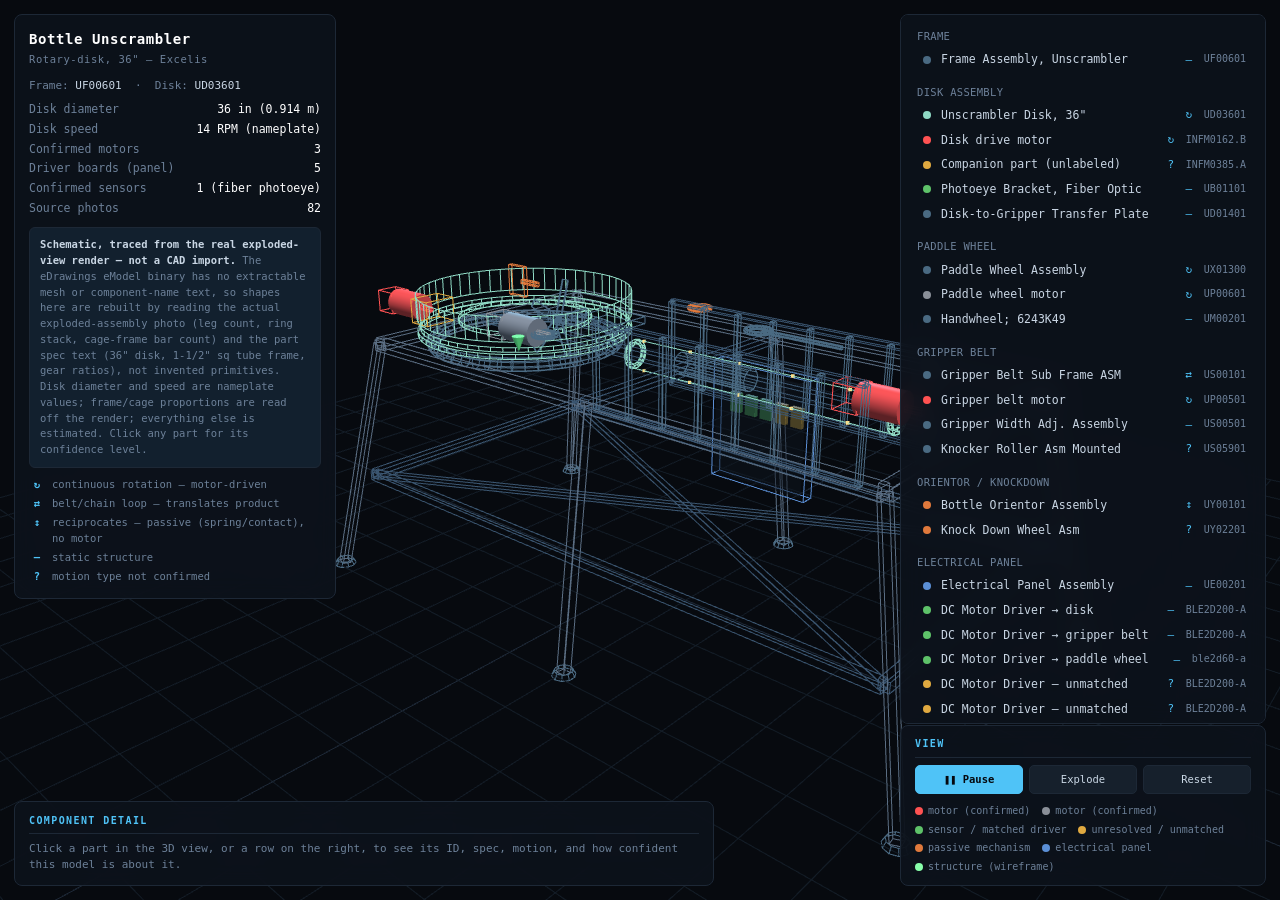
<file: bottle_twin/index.html>
<!DOCTYPE html>
<html lang="en">
<head>
<meta charset="utf-8">
<meta name="viewport" content="width=device-width, initial-scale=1">
<title>Bottle Unscrambler — Digital Twin (schematic)</title>
<style>
  :root{
    --bg:#070a0f; --panel:rgba(13,19,28,.88); --line:#1d2836;
    --txt:#c9d6e4; --dim:#6d8199; --accent:#4fc3f7;
    --red:#ff5252; --blk:#8a8f98; --grn:#5ec269; --amb:#e0a940; --blu:#5b8fd6; --org:#e0793c;
  }
  *{box-sizing:border-box;margin:0;padding:0}
  html,body{height:100%;overflow:hidden;background:var(--bg);color:var(--txt);
    font:13px/1.45 ui-monospace,SFMono-Regular,Menlo,Consolas,monospace}
  #stage{position:fixed;inset:0}
  .panel{position:fixed;background:var(--panel);border:1px solid var(--line);
    border-radius:8px;backdrop-filter:blur(12px);z-index:10}
  h1{font-size:14px;font-weight:600;letter-spacing:.04em;color:#fff}
  h1 small{display:block;font-size:10.5px;font-weight:400;color:var(--dim);margin-top:3px}
  h2{font-size:10px;font-weight:600;letter-spacing:.14em;text-transform:uppercase;
    color:var(--accent);margin:0 0 7px;padding-bottom:5px;border-bottom:1px solid var(--line)}

  #left{top:14px;left:14px;width:322px;padding:14px;max-height:calc(100vh - 28px);overflow-y:auto}
  #left .oem{margin-top:10px;font-size:11px;color:var(--dim)}
  #left .oem b{color:var(--txt);font-weight:500}
  .facts{display:grid;grid-template-columns:1fr auto;gap:3px 10px;font-size:11.5px;margin-top:8px}
  .facts .k{color:var(--dim)}
  .facts .v{text-align:right;color:#fff;font-variant-numeric:tabular-nums}
  .note{margin-top:11px;padding:9px 10px;background:#12202e;border:1px solid var(--line);
    border-radius:6px;font-size:10.5px;color:var(--dim);line-height:1.5}
  .note b{color:var(--txt)}
  .motionkey{display:grid;grid-template-columns:16px 1fr;gap:4px 7px;font-size:10.5px;margin-top:9px}
  .motionkey span{color:var(--dim)}
  .motionkey b{color:var(--accent);text-align:center}

  #right{top:14px;right:14px;width:366px;max-height:calc(100vh - 190px);
    padding:14px;overflow-y:auto}
  #right::-webkit-scrollbar,#detail::-webkit-scrollbar,#left::-webkit-scrollbar{width:7px}
  #right::-webkit-scrollbar-thumb,#detail::-webkit-scrollbar-thumb,#left::-webkit-scrollbar-thumb{background:#22303f;border-radius:4px}
  .grp{margin-bottom:13px}
  .grp .gname{font-size:10.5px;color:var(--dim);letter-spacing:.03em;margin:0 0 3px 2px}
  .row{display:grid;grid-template-columns:14px 1fr 16px auto;gap:7px;align-items:center;padding:4px 5px;
    border-radius:4px;cursor:pointer;font-size:11.5px}
  .row:hover{background:#16202c}
  .row.sel{background:#16202c;box-shadow:inset 2px 0 0 var(--accent)}
  .row .dot{width:8px;height:8px;border-radius:50%;justify-self:center}
  .row .k{color:var(--txt);overflow:hidden;text-overflow:ellipsis;white-space:nowrap}
  .row .m{color:var(--accent);text-align:center;font-size:11px}
  .row .v{color:var(--dim);font-size:10px;white-space:nowrap}

  #detail{bottom:14px;left:14px;width:calc(100vw - 412px);max-width:700px;
    padding:12px 14px;max-height:27vh;overflow-y:auto}
  .hint{color:var(--dim);font-size:11px}
  .dtitle{color:#fff;font-size:12.5px;font-weight:600;margin-bottom:2px}
  .did{color:var(--accent);font-size:10.5px;margin-bottom:8px}
  .dspec{font-size:11.5px;line-height:1.6}
  .dmotion{margin-top:7px;font-size:11px;color:var(--txt)}
  .dmotion b{color:var(--accent)}
  .conf{display:inline-block;font-size:9px;letter-spacing:.08em;text-transform:uppercase;
    padding:2px 6px;border-radius:3px;margin-top:8px}
  .conf.hi{background:#12352a;color:#5ec269}
  .conf.mid{background:#332a12;color:var(--amb)}
  .conf.est{background:#1c2433;color:var(--dim)}

  #ctl{bottom:14px;right:14px;width:366px;padding:11px 14px}
  .btns{display:flex;gap:6px;flex-wrap:wrap}
  button{flex:1;min-width:58px;background:#16202c;color:var(--txt);border:1px solid var(--line);
    border-radius:5px;padding:6px 4px;font:inherit;font-size:10.5px;cursor:pointer}
  button:hover{border-color:var(--accent);color:#fff}
  button.on{background:var(--accent);color:#05080d;border-color:var(--accent);font-weight:600}
  .leg{display:flex;flex-wrap:wrap;gap:4px 12px;margin-top:10px;font-size:10px;color:var(--dim)}
  .leg i{display:inline-block;width:8px;height:8px;border-radius:50%;margin-right:5px;vertical-align:-1px}

  @media (max-width:1150px){
    #left,#right,#ctl{width:262px}
    #detail{width:calc(100vw - 300px);max-height:24vh}
    #left .oem{display:none}
    body{font-size:11px}
  }
  @media (max-width:820px){
    #left{max-height:40vh}
    #right{max-height:34vh}
    #detail{display:none}
  }
</style>
</head>
<body>
<div id="stage"></div>

<div class="panel" id="left">
  <h1>Bottle Unscrambler<small>Rotary-disk, 36" — Excelis</small></h1>
  <div class="oem">Frame: <b>UF00601</b> &nbsp;·&nbsp; Disk: <b>UD03601</b></div>
  <div class="facts">
    <div class="k">Disk diameter</div><div class="v">36 in (0.914 m)</div>
    <div class="k">Disk speed</div><div class="v">14 RPM (nameplate)</div>
    <div class="k">Confirmed motors</div><div class="v">3</div>
    <div class="k">Driver boards (panel)</div><div class="v">5</div>
    <div class="k">Confirmed sensors</div><div class="v">1 (fiber photoeye)</div>
    <div class="k">Source photos</div><div class="v">82</div>
  </div>
  <div class="note">
    <b>Schematic, traced from the real exploded-view render — not a CAD import.</b>
    The eDrawings <code>eModel</code> binary has no extractable mesh or component-name
    text, so shapes here are rebuilt by reading the actual exploded-assembly photo
    (leg count, ring stack, cage-frame bar count) and the part spec text (36" disk,
    1-1/2" sq tube frame, gear ratios), not invented primitives. Disk diameter and
    speed are nameplate values; frame/cage proportions are read off the render;
    everything else is estimated. Click any part for its confidence level.
  </div>
  <div class="motionkey">
    <b>↻</b><span>continuous rotation — motor-driven</span>
    <b>⇄</b><span>belt/chain loop — translates product</span>
    <b>↕</b><span>reciprocates — passive (spring/contact), no motor</span>
    <b>–</b><span>static structure</span>
    <b>?</b><span>motion type not confirmed</span>
  </div>
</div>

<div class="panel" id="right"><div id="groups"></div></div>

<div class="panel" id="detail">
  <h2>Component detail</h2>
  <div id="detailbody" class="hint">Click a part in the 3D view, or a row on the
    right, to see its ID, spec, motion, and how confident this model is about it.</div>
</div>

<div class="panel" id="ctl">
  <h2>View</h2>
  <div class="btns">
    <button id="bPlay" class="on">❚❚ Pause</button>
    <button id="bExp">Explode</button>
    <button id="bHome">Reset</button>
  </div>
  <div class="leg">
    <span><i style="background:var(--red)"></i>motor (confirmed)</span>
    <span><i style="background:var(--blk)"></i>motor (confirmed)</span>
    <span><i style="background:var(--grn)"></i>sensor / matched driver</span>
    <span><i style="background:var(--amb)"></i>unresolved / unmatched</span>
    <span><i style="background:var(--org)"></i>passive mechanism</span>
    <span><i style="background:var(--blu)"></i>electrical panel</span>
    <span><i style="background:#8fa"></i>structure (wireframe)</span>
  </div>
</div>

<script src="vendor/three.min.js"></script>
<script src="vendor/OrbitControls.js"></script>
<script>
(function(){
"use strict";

const COLOR = {
  frame:0x5a6d82, disk:0x8fd9c4, red:0xff5252, blk:0x8a8f98, grn:0x5ec269,
  amb:0xe0a940, org:0xe0793c, blu:0x5b8fd6, wire:0x4a6a82, wire2:0x3a5570
};
const MOTION_ICON = {rot:'↻', loop:'⇄', recip:'↕', static:'–', unknown:'?'};

// ---------- geometry helpers ----------
function edges(geo, color, pos){
  const m = new THREE.LineSegments(new THREE.EdgesGeometry(geo), new THREE.LineBasicMaterial({color: color!==undefined?color:COLOR.wire}));
  if(pos) m.position.set(pos[0],pos[1],pos[2]);
  return m;
}
function solid(geo, colorHex){
  return new THREE.Mesh(geo, new THREE.MeshStandardMaterial({color:colorHex, roughness:0.45, metalness:0.25}));
}
// a thin "tube" segment between two points (used for the extruded-aluminum frame)
function tubeBetween(a, b, thick, color){
  const start = new THREE.Vector3(...a), end = new THREE.Vector3(...b);
  const dir = new THREE.Vector3().subVectors(end, start);
  const len = dir.length();
  const geo = new THREE.BoxGeometry(thick, thick, len);
  const seg = edges(geo, color || COLOR.frame);
  seg.position.copy(start).addScaledVector(dir, 0.5);
  seg.quaternion.setFromUnitVectors(new THREE.Vector3(0,0,1), dir.clone().normalize());
  return seg;
}

// ---------- the frame: real 6-leg splayed tube stand, read off the exploded render ----------
// (top rail rectangle + a lower X-braced rectangle partway down + 6 angled legs on feet,
//  matching the leg cluster clearly visible at the bottom of IMG_4127)
function buildFrame(L, W, Htop, thick){
  const g = new THREE.Group();
  const hx = L/2, hz = W/2;
  const topY = Htop, midY = Htop*0.42, footSpread = 1.18; // legs splay outward toward the floor

  // top rail rectangle + one mid cross tie
  const topCorners = [[-hx,topY,-hz],[hx,topY,-hz],[hx,topY,hz],[-hx,topY,hz]];
  for(let i=0;i<4;i++) g.add(tubeBetween(topCorners[i], topCorners[(i+1)%4], thick));
  g.add(tubeBetween([0,topY,-hz],[0,topY,hz], thick*0.85, COLOR.wire2));
  g.add(tubeBetween([-hx,topY,0],[hx,topY,0], thick*0.85, COLOR.wire2));

  // lower brace rectangle (slightly larger footprint on the way down) + X bracing
  const midHx = hx*1.06, midHz = hz*1.06;
  const midCorners = [[-midHx,midY,-midHz],[midHx,midY,-midHz],[midHx,midY,midHz],[-midHx,midY,midHz]];
  for(let i=0;i<4;i++) g.add(tubeBetween(midCorners[i], midCorners[(i+1)%4], thick*0.85, COLOR.wire2));
  g.add(tubeBetween([-midHx,midY,-midHz],[midHx,midY,midHz], thick*0.6, COLOR.wire2));
  g.add(tubeBetween([midHx,midY,-midHz],[-midHx,midY,midHz], thick*0.6, COLOR.wire2));

  // 6 legs: 2 rows (front/back) x 3 columns (near / mid / far along length), splayed to feet
  const legXs = [-hx, 0, hx];
  [-1,1].forEach(side=>{
    legXs.forEach(lx=>{
      const top = [lx, topY, side*hz];
      const foot = [lx*footSpread, 0, side*hz*footSpread*1.05];
      g.add(tubeBetween(top, foot, thick*0.8));
      const footPad = edges(new THREE.CylinderGeometry(0.035,0.045,0.02,10), COLOR.wire, foot);
      g.add(footPad);
    });
  });
  return g;
}

// ---------- disk stack: base + slew ring bearing + lower/upper disk plates + guide wall ----------
function buildDiskStack(radius){
  const g = new THREE.Group();
  g.add(edges(new THREE.TorusGeometry(radius*0.86, 0.028, 8, 48), COLOR.wire)); // slew ring bearing (below deck)
  g.children[0].position.y = -0.05;
  g.children[0].rotation.x = Math.PI/2;
  g.add(edges(new THREE.CylinderGeometry(radius*0.995, radius*0.995, 0.02, 56), COLOR.disk, [0,0,0]));     // base plate
  g.add(edges(new THREE.CylinderGeometry(radius*0.97, radius*0.97, 0.018, 56), COLOR.disk, [0,0.025,0]));  // lower main disk
  g.add(edges(new THREE.CylinderGeometry(radius*0.62, radius*0.62, 0.016, 40), COLOR.disk, [0,0.045,0]));  // center/upper plate (large-bottle disk)
  const wall = edges(new THREE.CylinderGeometry(radius*0.995, radius*0.995, 0.10, 56, 1, true), COLOR.disk, [0,0.11,0]); // outer guide wall/ring
  g.add(wall);
  return g;
}

// ---------- component data (drives BOTH the 3D scene and the side panels) ----------
const DECK = 1.0;      // deck (disk) height above floor
const DISK_R = 0.4572; // 36" — the one confirmed real dimension
const BASE_RPM = 1680; // inferred DC-motor input speed shared across the BLM/INFM gearmotor family (14 RPM x 120:1) — NOT on a nameplate, flagged as estimated wherever used

const parts = [
  // ---- structure ----
  {id:'UF00601', name:'Frame Assembly, Unscrambler', group:'Frame', kind:'frameAsm', motion:'static',
   pos:[0.25, 0, 0], dims:[2.3, DECK, 1.15, 0.045],
   spec:'1-1/2" sq aluminum extrusion tube, 6 splayed legs on leveling feet, top rail rectangle + a lower X-braced rectangle. Shape traced from the real exploded-view leg cluster, not a generic box.',
   conf:'mid'},

  // ---- disk assembly ----
  {id:'UD03601', name:'Unscrambler Disk, 36"', group:'Disk assembly', kind:'diskStack', motion:'rot', rpm:14, spinAxis:'y',
   pos:[-0.65, DECK, 0], radius:DISK_R,
   spec:'Root rotary element: base plate + lower main disk + center/upper plate + outer guide wall, riding on the slew-ring bearing. 4-layer stack read from the ring cluster in the exploded render.',
   conf:'hi'},
  {id:'INFM0162.B', name:'Disk drive motor', group:'Disk assembly', kind:'motor', color:'red', motion:'rot', rpm:14,
   pos:[-1.02, DECK+0.10, 0.32], axis:'x',
   spec:'"33A-GB/H; 90DC; 1/8HP; 120:1; 14RPM" — 90V DC gearmotor. 14 RPM is the nameplate output speed = the disk\'s actual rotation rate. Drives the disk via UB01001 mount bracket.',
   conf:'hi'},
  {id:'INFM0385.A', name:'Companion part (unlabeled)', group:'Disk assembly', kind:'box', color:'amb', motion:'unknown',
   pos:[-0.87, DECK+0.10, 0.32], size:[0.10,0.10,0.14],
   spec:'Sits in-line directly behind the disk motor in the exploded render. Best read: a brake, encoder, or gearbox adapter bolted to INFM0162.B — not a separate motor. Config Properties not yet checked.',
   conf:'mid'},
  {id:'UB01101', name:'Photoeye Bracket, Fiber Optic', group:'Disk assembly', kind:'sensor', color:'grn', motion:'static',
   pos:[-0.24, DECK+0.09, 0.42],
   spec:'The one confirmed sensor on the whole machine — fiber-optic photoeye, presumably bottle presence/count at the disk rim.',
   conf:'hi'},
  {id:'UD01401', name:'Disk-to-Gripper Transfer Plate', group:'Disk assembly', kind:'box', color:'wire', motion:'static',
   pos:[-0.30, DECK+0.06, -0.10], size:[0.22,0.03,0.30],
   spec:'Confirms the mechanical link between the disk and the Gripper Belt subsystem — where bottles leave the disk.',
   conf:'hi'},

  // ---- paddle wheel ----
  {id:'UX01300', name:'Paddle Wheel Assembly', group:'Paddle wheel', kind:'paddle', color:'wire', motion:'rot', rpm:Math.round(BASE_RPM/15), spinAxis:'x',
   pos:[-0.30, DECK+0.12, 0.15],
   spec:'Vaned wheel near the disk rim, assists feeding bottles toward the gripper-belt transfer point. Rotation ratio is real (motor 15:1); absolute RPM assumes the same base motor speed as the disk motor — not nameplate-confirmed for this unit.',
   conf:'mid'},
  {id:'UP00601', name:'Paddle wheel motor', group:'Paddle wheel', kind:'motor', color:'blk', motion:'rot', rpm:Math.round(BASE_RPM/15), axis:'x',
   pos:[-0.30, DECK+0.12, 0.34],
   spec:'"GearMotor; 1/12 HP; 15:1 Ratio; BLM460SHP-GFV; GFV4G15AS" — smallest of the 3 motors. Visually black/dark, distinct from the 2 red motors — confirmed in IMG_4129.',
   conf:'hi'},
  {id:'UM00201', name:'Handwheel; 6243K49', group:'Paddle wheel', kind:'wheel', color:'wire', motion:'static',
   pos:[-0.18, DECK+0.12, 0.34],
   spec:'Manual adjustment handwheel, sits beside the Paddle Wheel Asm in the tree — turned by hand during setup, not part of running motion.',
   conf:'mid'},

  // ---- gripper belt subframe ----
  {id:'US00101', name:'Gripper Belt Sub Frame ASM', group:'Gripper belt', kind:'gcage', color:'wire', motion:'loop',
   pos:[0.55, DECK, 0], size:[1.15,0.34,0.45],
   spec:'Belt/chain-driven bottle-gripping conveyor: a vertical-bar cage frame (8 uprights, matching the real render) carrying 2 parallel timing belts + roller chain. Bottles ride the loop from the disk transfer point to the far end.',
   conf:'mid'},
  {id:'UP00501', name:'Gripper belt motor', group:'Gripper belt', kind:'motor', color:'red', motion:'rot', rpm:Math.round(BASE_RPM/10), axis:'x',
   pos:[1.15, DECK+0.10, 0.16],
   spec:'"GearMotor, Parallel Shaft" — 1/4 HP, 10:1 ratio, BLM6200SHP-GFV / GFV6G10AS. Mounted in US05601 Motor Mount. Shaft-speed ratio real; belt surface speed depends on an unread pulley pitch diameter, so it isn\'t computed here.',
   conf:'hi'},
  {id:'US00501', name:'Gripper Width Adj. Assembly', group:'Gripper belt', kind:'crank', color:'wire', motion:'static',
   pos:[0.35, DECK+0.10, -0.30],
   spec:'Manual bottle-width changeover — handwheel + sliding blocks + threaded rods + sprockets. This is what the "4th motor-shaped" cluster in the exploded render turned out to be. Adjusted by hand, not driven during a run.',
   conf:'hi'},
  {id:'US05901', name:'Knocker Roller Asm Mounted', group:'Gripper belt', kind:'roller', color:'wire', motion:'unknown',
   pos:[0.55, DECK+0.10, 0.24],
   spec:'Roller/knocker mechanism with its own weldment + plastic roller housing. No dedicated motor found in the tree — likely either a free idler turned by bottle/belt contact, or chain-linked to the gripper-belt drivetrain. Not resolved.',
   conf:'est'},

  // ---- bottle orientor (passive) ----
  {id:'UY00101', name:'Bottle Orientor Assembly', group:'Orientor / knockdown', kind:'orientor', color:'org', motion:'recip',
   pos:[-1.05, DECK+0.10, -0.30], size:[0.1,0.14,0.02],
   spec:'Spring-loaded plunger + arm + hook. Purely mechanical, popped by bottle contact and spring-returned — moves every cycle with zero motor behind it. Spring fatigue/breakage is a real long-term failure mode.',
   conf:'hi'},
  {id:'UY02201', name:'Knock Down Wheel Asm', group:'Orientor / knockdown', kind:'wheel', color:'org', motion:'unknown',
   pos:[-0.05, DECK+0.10, -0.44],
   spec:'Small mechanical wheel/bracket assembly. Whether it spins freely (idler) or is driven wasn\'t resolvable from the tree.',
   conf:'est'},

  // ---- electrical panel ----
  {id:'UE00201', name:'Electrical Panel Assembly', group:'Electrical panel', kind:'panel', color:'blu', motion:'static',
   pos:[0.15, 0.55, -0.65], size:[0.5,0.55,0.06],
   spec:'Saginaw enclosures (SCE-8C12ELJ + 2× SCE-16148ELJSS), digital counter/timer, 2 push buttons, conduit fittings.',
   conf:'hi'},
  {id:'BLE2D200-A #1', name:'DC Motor Driver → disk', group:'Electrical panel', kind:'driver', color:'grn', motion:'static',
   pos:[0.02,0.65,-0.63], spec:'Matched: drives INFM0162.B, the disk motor.', conf:'hi'},
  {id:'BLE2D200-A #2', name:'DC Motor Driver → gripper belt', group:'Electrical panel', kind:'driver', color:'grn', motion:'static',
   pos:[0.10,0.65,-0.63], spec:'Matched: drives UP00501, the gripper belt motor.', conf:'hi'},
  {id:'ble2d60-a', name:'DC Motor Driver → paddle wheel', group:'Electrical panel', kind:'driver', color:'grn', motion:'static',
   pos:[0.18,0.65,-0.63], spec:'Matched: smallest driver ↔ smallest motor (paddle wheel, 1/12HP).', conf:'mid'},
  {id:'BLE2D200-A #3', name:'DC Motor Driver — unmatched', group:'Electrical panel', kind:'driver', color:'amb', motion:'unknown',
   pos:[0.26,0.65,-0.63], spec:'No confirmed motor anywhere in the tree or the exploded render. Best guesses: spare/redundant channel, or a non-rotating actuator (e.g. a solenoid on the Orientor or Knock Down Wheel).', conf:'est'},
  {id:'BLE2D200-A #4', name:'DC Motor Driver — unmatched', group:'Electrical panel', kind:'driver', color:'amb', motion:'unknown',
   pos:[0.34,0.65,-0.63], spec:'Same as #3 — second unmatched driver. Resolving these needs the vendor wiring diagram/quotation, or the machine running on video.', conf:'est'},
];

// explode directions, computed from each part's own position relative to a per-cluster anchor
// (keeps the "blow apart" motion radiating outward the way the real exploded render does)
const CLUSTER_ANCHOR = {
  'Frame':[0.25,0,0], 'Disk assembly':[-0.65,DECK,0], 'Paddle wheel':[-0.30,DECK+0.12,0.2],
  'Gripper belt':[0.7,DECK+0.05,0], 'Orientor / knockdown':[-0.5,DECK+0.1,-0.35],
  'Electrical panel':[0.15,0.6,-0.63]
};
parts.forEach(p=>{
  const a = CLUSTER_ANCHOR[p.group] || [0,DECK,0];
  const dx=p.pos[0]-a[0], dy=p.pos[1]-a[1], dz=p.pos[2]-a[2];
  const len = Math.hypot(dx,dy,dz) || 1;
  const k = p.group==='Frame' ? 0.6 : 0.55 + 0.4/len;
  p.explode = [dx*k*1.6, Math.abs(dy)*1.2 + 0.25, dz*k*1.6];
});

// ---------- three.js boilerplate ----------
const stage = document.getElementById('stage');
const scene = new THREE.Scene();
scene.background = new THREE.Color(0x070a0f);
scene.fog = new THREE.Fog(0x070a0f, 6, 16);

const camera = new THREE.PerspectiveCamera(45, innerWidth/innerHeight, 0.05, 100);
camera.position.set(2.7, 2.2, 3.1);

const renderer = new THREE.WebGLRenderer({antialias:true});
renderer.setPixelRatio(Math.min(devicePixelRatio,2));
renderer.setSize(innerWidth, innerHeight);
stage.appendChild(renderer.domElement);

const controls = new THREE.OrbitControls(camera, renderer.domElement);
controls.target.set(0, DECK*0.6, 0);
controls.enableDamping = true;
controls.dampingFactor = 0.08;
controls.update();

scene.add(new THREE.AmbientLight(0x8899aa, 0.9));
const key = new THREE.DirectionalLight(0xffffff, 0.9);
key.position.set(3,5,2); scene.add(key);
const rim = new THREE.DirectionalLight(0x4fc3f7, 0.3);
rim.position.set(-3,2,-4); scene.add(rim);

const grid = new THREE.GridHelper(6, 24, 0x1d2836, 0x131c26);
scene.add(grid);

const root = new THREE.Group();
scene.add(root);

// the structural frame is built once, standalone (it isn't a per-part "group" entry)
const frameData = parts.find(p=>p.id==='UF00601');
const frameObj = buildFrame(frameData.dims[0], frameData.dims[2], frameData.dims[1], frameData.dims[3]);
frameObj.position.set(frameData.pos[0], frameData.pos[1], frameData.pos[2]);
frameObj.userData.part = frameData;
frameObj.userData.home = frameObj.position.clone();
frameObj.userData.explode = new THREE.Vector3(0,-0.5,0);
root.add(frameObj);
frameData.obj = frameObj;

const colHex = {red:COLOR.red, blk:COLOR.blk, grn:COLOR.grn, amb:COLOR.amb, org:COLOR.org, blu:COLOR.blu, wire:COLOR.wire};

parts.forEach(p=>{
  if(p.id==='UF00601') return; // built above
  const g = new THREE.Group();
  g.userData.part = p;
  g.position.set(p.pos[0], p.pos[1], p.pos[2]);
  let mesh;

  switch(p.kind){
    case 'diskStack': {
      g.add(buildDiskStack(p.radius));
      mesh = null;
      break;
    }
    case 'motor': {
      const c = colHex[p.color];
      const body = solid(new THREE.CylinderGeometry(0.055,0.055,0.16,16), c);
      body.rotation.z = Math.PI/2;
      g.add(body);
      const box = edges(new THREE.BoxGeometry(0.09,0.09,0.09), c, [-0.11,0,0]);
      g.add(box);
      // shaft stub pointing toward what it drives
      const shaft = edges(new THREE.CylinderGeometry(0.012,0.012,0.06,8), c, [0.11,0,0]);
      shaft.rotation.z = Math.PI/2;
      g.add(shaft);
      mesh = null;
      break;
    }
    case 'box': {
      mesh = edges(new THREE.BoxGeometry(p.size[0],p.size[1],p.size[2]), colHex[p.color]||COLOR.wire);
      break;
    }
    case 'sensor': {
      mesh = new THREE.Mesh(new THREE.ConeGeometry(0.025,0.06,10), new THREE.MeshStandardMaterial({color:COLOR.grn, emissive:0x0b3320, emissiveIntensity:0.6}));
      mesh.rotation.x = Math.PI;
      break;
    }
    case 'paddle': {
      // hub + blades built in the Y-Z plane so they spin about local X — matching the
      // horizontal-shaft motor (UP00601) that actually drives this wheel
      const hub = edges(new THREE.CylinderGeometry(0.02,0.02,0.05,8), COLOR.wire);
      hub.rotation.z = Math.PI/2;
      g.add(hub);
      for(let i=0;i<5;i++){
        const ang = i*(Math.PI*2/5);
        const blade = edges(new THREE.BoxGeometry(0.005,0.15,0.03), COLOR.wire);
        blade.position.set(0, Math.cos(ang)*0.085, Math.sin(ang)*0.085);
        blade.rotation.x = ang;
        g.add(blade);
      }
      mesh = null;
      break;
    }
    case 'wheel': {
      mesh = edges(new THREE.TorusGeometry(0.045,0.008,6,16), colHex[p.color]||COLOR.wire);
      mesh.rotation.x = Math.PI/2;
      break;
    }
    case 'gcage': {
      // vertical-bar cage frame (matches the ~8-upright cage clearly visible in the exploded render)
      const [Lg,Hg,Wg] = p.size;
      const bars = 8;
      for(let i=0;i<bars;i++){
        const x = -Lg/2 + (Lg/(bars-1))*i;
        g.add(tubeBetween([x,-Hg/2,-Wg/2],[x,Hg/2,-Wg/2], 0.018, COLOR.wire));
        g.add(tubeBetween([x,-Hg/2,Wg/2],[x,Hg/2,Wg/2], 0.018, COLOR.wire));
      }
      g.add(tubeBetween([-Lg/2,Hg/2,-Wg/2],[Lg/2,Hg/2,-Wg/2], 0.02, COLOR.wire2));
      g.add(tubeBetween([-Lg/2,Hg/2,Wg/2],[Lg/2,Hg/2,Wg/2], 0.02, COLOR.wire2));
      g.add(tubeBetween([-Lg/2,-Hg/2,-Wg/2],[Lg/2,-Hg/2,-Wg/2], 0.02, COLOR.wire2));
      g.add(tubeBetween([-Lg/2,-Hg/2,Wg/2],[Lg/2,-Hg/2,Wg/2], 0.02, COLOR.wire2));
      // 2 pulleys + the belt loop the "loop" motion animates dashes along
      const p1 = edges(new THREE.TorusGeometry(0.05,0.01,6,16), COLOR.disk, [-Lg/2,0,0]);
      p1.rotation.y = Math.PI/2;
      const p2 = edges(new THREE.TorusGeometry(0.05,0.01,6,16), COLOR.disk, [Lg/2,0,0]);
      p2.rotation.y = Math.PI/2;
      g.add(p1,p2);
      const beltPts = [
        new THREE.Vector3(-Lg/2,0.06,0), new THREE.Vector3(Lg/2,0.06,0),
        new THREE.Vector3(-Lg/2,-0.06,0), new THREE.Vector3(Lg/2,-0.06,0)
      ];
      g.add(new THREE.LineSegments(new THREE.BufferGeometry().setFromPoints(beltPts), new THREE.LineBasicMaterial({color:COLOR.disk})));
      // moving dash markers -> animated in the render loop for the "loop" motion type
      const dashGeo = new THREE.BufferGeometry();
      const N = 10;
      const positions = new Float32Array(N*3);
      dashGeo.setAttribute('position', new THREE.BufferAttribute(positions,3));
      const dashes = new THREE.Points(dashGeo, new THREE.PointsMaterial({color:0xffe08a, size:0.03}));
      dashes.userData.isLoopDash = true;
      dashes.userData.Lg = Lg;
      g.add(dashes);
      mesh = null;
      break;
    }
    case 'crank': {
      const wheel = edges(new THREE.TorusGeometry(0.05,0.009,6,16), COLOR.wire);
      wheel.rotation.x = Math.PI/2;
      g.add(wheel);
      const shaft = edges(new THREE.CylinderGeometry(0.008,0.008,0.35,6), COLOR.wire, [0.2,0,0]);
      shaft.rotation.z = Math.PI/2;
      g.add(shaft);
      mesh = null;
      break;
    }
    case 'roller': {
      mesh = edges(new THREE.CylinderGeometry(0.04,0.04,0.3,12), colHex[p.color]||COLOR.wire);
      mesh.rotation.z = Math.PI/2;
      break;
    }
    case 'orientor': {
      const plate = edges(new THREE.BoxGeometry(p.size[0],p.size[1],p.size[2]), colHex[p.color]);
      g.add(plate);
      const spring = edges(new THREE.CylinderGeometry(0.012,0.012,0.1,8,4,true), colHex[p.color], [0.08,0,0]);
      spring.rotation.z = Math.PI/2;
      g.add(spring);
      mesh = null;
      break;
    }
    case 'panel': {
      mesh = edges(new THREE.BoxGeometry(p.size[0],p.size[1],p.size[2]), colHex[p.color]);
      const face = new THREE.Mesh(new THREE.PlaneGeometry(p.size[0]*0.94,p.size[1]*0.94),
        new THREE.MeshBasicMaterial({color:0x0c141d, transparent:true, opacity:0.5, side:THREE.DoubleSide}));
      face.position.z = p.size[2]/2+0.001;
      g.add(face);
      break;
    }
    case 'driver': {
      mesh = solid(new THREE.BoxGeometry(0.055,0.09,0.02), colHex[p.color]);
      break;
    }
  }
  if(mesh) g.add(mesh);
  g.userData.explode = new THREE.Vector3(p.explode[0],p.explode[1],p.explode[2]);
  g.userData.home = g.position.clone();
  root.add(g);
  p.obj = g;
});

// ---------- interaction ----------
const raycaster = new THREE.Raycaster();
const mouse = new THREE.Vector2();
let selected = null;

function partAtPointer(clientX, clientY){
  const r = renderer.domElement.getBoundingClientRect();
  mouse.x = ((clientX-r.left)/r.width)*2-1;
  mouse.y = -((clientY-r.top)/r.height)*2+1;
  raycaster.setFromCamera(mouse, camera);
  const hits = raycaster.intersectObjects(root.children, true);
  if(!hits.length) return null;
  let o = hits[0].object;
  while(o && !o.userData.part) o = o.parent;
  return o;
}

renderer.domElement.addEventListener('click', (e)=>{
  const g = partAtPointer(e.clientX, e.clientY);
  select(g ? g.userData.part : null);
});

function motionLabel(p){
  if(p.motion==='rot') return 'Rotates continuously' + (p.rpm ? ' — ~'+p.rpm+' RPM' + (p.id.indexOf('INFM')===0 || p.id==='UD03601' ? ' (nameplate)' : ' (estimated, same-family base speed)') : '');
  if(p.motion==='loop') return 'Belt/chain loop — translates bottles along the conveyor path';
  if(p.motion==='recip') return 'Reciprocates every cycle — passive (spring + bottle contact), no motor';
  if(p.motion==='static') return 'Static — no motion during a run' + (p.name.indexOf('Adj')>-1 || p.name.indexOf('Handwheel')>-1 ? ' (manually adjusted during changeover only)' : '');
  return 'Motion type not resolved from available data';
}

function select(p){
  selected = p;
  document.querySelectorAll('.row').forEach(r=>r.classList.toggle('sel', p && r.dataset.id===p.id));
  const body = document.getElementById('detailbody');
  if(!p){ body.className='hint'; body.textContent='Click a part in the 3D view, or a row on the right, to see its ID, spec, motion, and how confident this model is about it.'; return; }
  const confClass = p.conf==='hi' ? 'hi' : (p.conf==='mid' ? 'mid' : 'est');
  const confLabel = p.conf==='hi' ? 'text + visual confirmed' : (p.conf==='mid' ? 'partially confirmed' : 'estimated / inferred');
  body.className='';
  body.innerHTML = '<div class="dtitle">'+p.name+'</div><div class="did">'+p.id+' &middot; '+p.group+'</div>'+
    '<div class="dspec">'+p.spec+'</div>'+
    '<div class="dmotion"><b>'+MOTION_ICON[p.motion]+' Motion:</b> '+motionLabel(p)+'</div>'+
    '<span class="conf '+confClass+'">'+confLabel+'</span>';
}

// ---------- right-hand grouped list ----------
const groupsEl = document.getElementById('groups');
const byGroup = {};
parts.forEach(p=>{ (byGroup[p.group] = byGroup[p.group]||[]).push(p); });
const dotColor = {red:'var(--red)',blk:'var(--blk)',grn:'var(--grn)',amb:'var(--amb)',org:'var(--org)',blu:'var(--blu)',wire:'#4a6a82'};
Object.keys(byGroup).forEach(gname=>{
  const wrap = document.createElement('div'); wrap.className='grp';
  const h = document.createElement('div'); h.className='gname'; h.textContent = gname.toUpperCase();
  wrap.appendChild(h);
  byGroup[gname].forEach(p=>{
    const row = document.createElement('div'); row.className='row'; row.dataset.id = p.id;
    const dot = document.createElement('div'); dot.className='dot';
    dot.style.background = dotColor[p.color] || (p.kind==='diskStack' ? '#8fd9c4' : dotColor.wire);
    const k = document.createElement('div'); k.className='k'; k.textContent = p.name;
    const m = document.createElement('div'); m.className='m'; m.textContent = MOTION_ICON[p.motion];
    m.title = motionLabel(p);
    const v = document.createElement('div'); v.className='v'; v.textContent = p.id.split(' ')[0];
    row.append(dot,k,m,v);
    row.addEventListener('click', ()=>{ select(p); focusOn(p.obj); });
    wrap.appendChild(row);
  });
  groupsEl.appendChild(wrap);
});

function focusOn(obj){
  const wp = new THREE.Vector3(); obj.getWorldPosition(wp);
  const start = controls.target.clone();
  const t0 = performance.now();
  function step(t){
    const k = Math.min(1,(t-t0)/450);
    controls.target.lerpVectors(start, wp, k);
    controls.update();
    if(k<1) requestAnimationFrame(step);
  }
  requestAnimationFrame(step);
}

// ---------- view controls ----------
let playing = true;
document.getElementById('bPlay').addEventListener('click', function(){
  playing = !playing;
  this.classList.toggle('on', playing);
  this.textContent = playing ? '❚❚ Pause' : '▶ Play';
});
let exploded = false;
document.getElementById('bExp').addEventListener('click', function(){
  exploded = !exploded;
  this.classList.toggle('on', exploded);
  parts.forEach(p=>{
    const to = exploded ? p.obj.userData.home.clone().add(p.obj.userData.explode) : p.obj.userData.home.clone();
    tweenTo(p.obj, to);
  });
});
document.getElementById('bHome').addEventListener('click', ()=>{
  camera.position.set(2.7,2.2,3.1);
  controls.target.set(0,DECK*0.6,0);
  controls.update();
  select(null);
  if(exploded){
    exploded = false;
    document.getElementById('bExp').classList.remove('on');
    parts.forEach(p=> tweenTo(p.obj, p.obj.userData.home.clone()));
  }
});
function tweenTo(obj, to){
  const from = obj.position.clone();
  const t0 = performance.now();
  (function step(t){
    const k = Math.min(1,(t-t0)/500);
    const e = k<0.5 ? 2*k*k : -1+(4-2*k)*k; // ease in-out
    obj.position.lerpVectors(from, to, e);
    if(k<1) requestAnimationFrame(step);
  })(t0);
}

// ---------- resize + animate ----------
addEventListener('resize', ()=>{
  camera.aspect = innerWidth/innerHeight; camera.updateProjectionMatrix();
  renderer.setSize(innerWidth, innerHeight);
});

// rotation rates are proportional to each part's real/estimated RPM (scaled up for visibility,
// but the RATIOS between disk/paddle/gripper are the real gear-ratio-derived ratios)
const SPEED_SCALE = 0.006;
// motors themselves are plain symmetric cylinders -- spinning one about its own shaft
// axis is visually a no-op, and the earlier version wrongly spun them about world-Y
// (making a horizontal-shaft motor swing sideways like a pendulum, not turn on its shaft).
// The real, visible motion is in what each motor DRIVES: the disk, the paddle wheel,
// and the belt loop -- so only those animate here.
const rotators = parts.filter(p=>p.motion==='rot' && p.kind!=='motor');
const loopCages = parts.filter(p=>p.kind==='gcage');
const reciprocators = parts.filter(p=>p.motion==='recip');

let t = 0;
function animate(now){
  requestAnimationFrame(animate);
  if(playing){
    t += 1;
    rotators.forEach(p=>{ p.obj.rotation[p.spinAxis||'y'] = t * SPEED_SCALE * (p.rpm||10); });
    loopCages.forEach(p=>{
      const dash = p.obj.children.find(c=>c.userData.isLoopDash);
      if(!dash) return;
      const Lg = dash.userData.Lg;
      const arr = dash.geometry.attributes.position.array;
      const N = arr.length/3;
      for(let i=0;i<N;i++){
        const phase = ((t*0.01 + i/N) % 1);
        const onTop = phase < 0.5;
        const local = onTop ? phase*2 : (phase-0.5)*2;
        arr[i*3]   = -Lg/2 + Lg*local;
        arr[i*3+1] = onTop ? 0.06 : -0.06;
        arr[i*3+2] = 0;
      }
      dash.geometry.attributes.position.needsUpdate = true;
    });
    reciprocators.forEach(p=>{
      const s = (Math.sin(t*0.02)+1)/2; // 0..1 pop-and-return
      p.obj.position.x = p.obj.userData.home.x + (exploded ? p.obj.userData.explode.x : 0) + s*0.05;
    });
  }
  controls.update();
  renderer.render(scene, camera);
}
requestAnimationFrame(animate);

})();
</script>
</body>
</html>
</file>
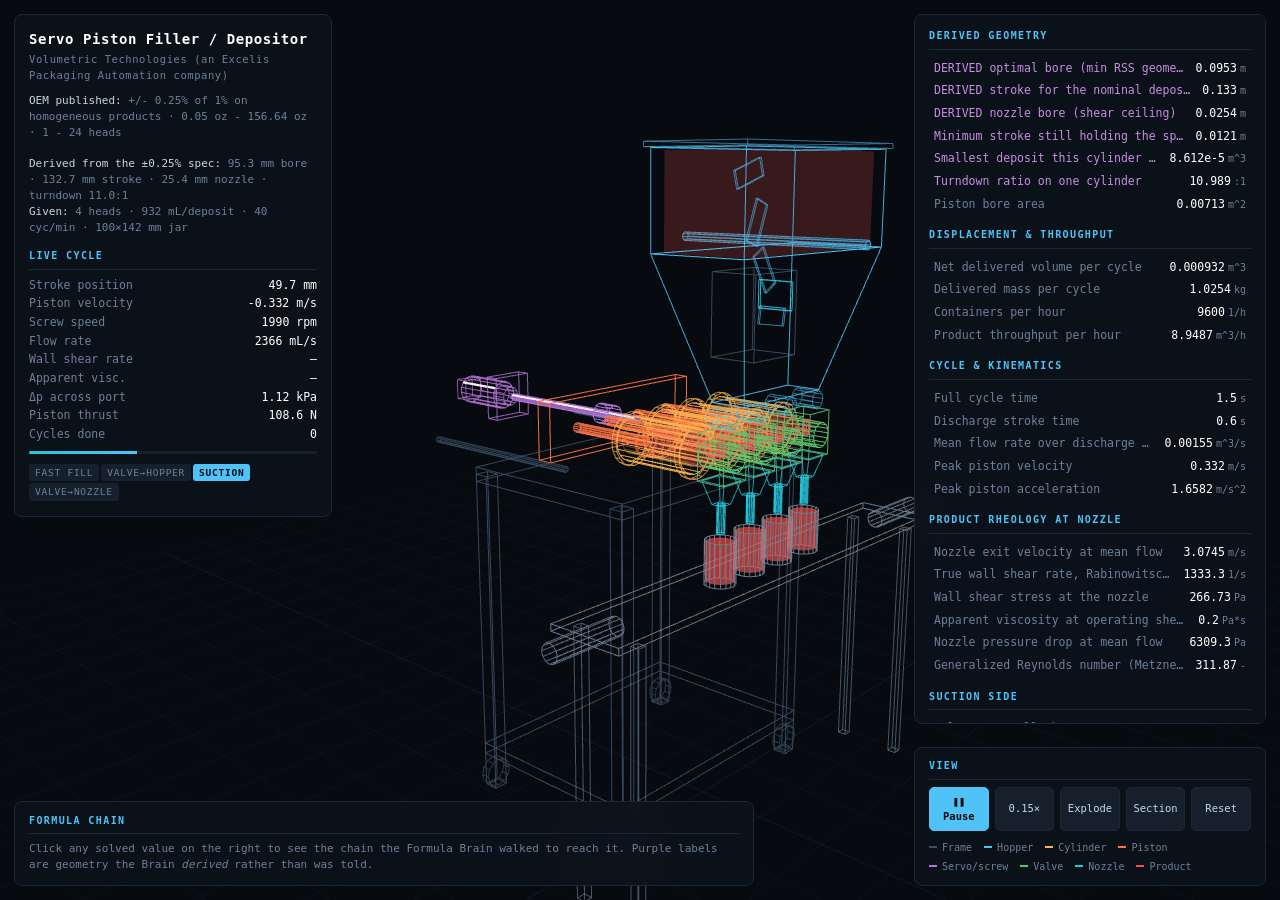
<file: twin/index.html>
<!DOCTYPE html>
<html lang="en">
<head>
<meta charset="utf-8">
<meta name="viewport" content="width=device-width, initial-scale=1">
<title>Servo Piston Filler / Depositor — Digital Twin</title>
<style>
  :root{
    --bg:#070a0f; --panel:rgba(13,19,28,.88); --line:#1d2836;
    --txt:#c9d6e4; --dim:#6d8199; --accent:#4fc3f7;
  }
  *{box-sizing:border-box;margin:0;padding:0}
  html,body{height:100%;overflow:hidden;background:var(--bg);color:var(--txt);
    font:13px/1.45 ui-monospace,SFMono-Regular,Menlo,Consolas,monospace}
  #stage{position:fixed;inset:0}
  .panel{position:fixed;background:var(--panel);border:1px solid var(--line);
    border-radius:8px;backdrop-filter:blur(12px);z-index:10}
  h1{font-size:14px;font-weight:600;letter-spacing:.04em;color:#fff}
  h1 small{display:block;font-size:10.5px;font-weight:400;color:var(--dim);margin-top:3px}
  h2{font-size:10px;font-weight:600;letter-spacing:.14em;text-transform:uppercase;
    color:var(--accent);margin:0 0 7px;padding-bottom:5px;border-bottom:1px solid var(--line)}

  #left{top:14px;left:14px;width:318px;padding:14px}
  #left .oem{margin-top:10px;font-size:11px;color:var(--dim)}
  #left .oem b{color:var(--txt);font-weight:500}
  .live{display:grid;grid-template-columns:1fr auto;gap:2px 10px;font-size:11.5px}
  .live .k{color:var(--dim)}
  .live .v{text-align:right;color:#fff;font-variant-numeric:tabular-nums}
  .bar{height:3px;background:#16202c;border-radius:2px;overflow:hidden;margin-top:8px}
  .bar i{display:block;height:100%;background:linear-gradient(90deg,#26c6da,#4fc3f7);width:0}
  .phase{margin-top:9px;font-size:9.5px;letter-spacing:.08em;text-transform:uppercase}
  .phase span{display:inline-block;padding:2px 6px;border-radius:3px;background:#16202c;
    color:var(--dim);margin:1px 2px 1px 0}
  .phase span.on{background:var(--accent);color:#05080d;font-weight:600}

  #right{top:14px;right:14px;width:352px;max-height:calc(100vh - 190px);
    padding:14px;overflow-y:auto}
  #right::-webkit-scrollbar,#chain::-webkit-scrollbar{width:7px}
  #right::-webkit-scrollbar-thumb,#chain::-webkit-scrollbar-thumb{background:#22303f;border-radius:4px}
  .grp{margin-bottom:13px}
  .row{display:grid;grid-template-columns:1fr auto;gap:9px;padding:3px 5px;
    border-radius:4px;cursor:pointer;font-size:11.5px}
  .row:hover{background:#16202c}
  .row.sel{background:#16202c;box-shadow:inset 2px 0 0 var(--accent)}
  .row .k{color:var(--dim);overflow:hidden;text-overflow:ellipsis;white-space:nowrap}
  .row.drv .k{color:#c98ee0}
  .row .v{color:#fff;font-variant-numeric:tabular-nums;white-space:nowrap}
  .row .v u{color:var(--dim);text-decoration:none;font-size:10px;margin-left:3px}

  #chain{bottom:14px;left:14px;width:calc(100vw - 398px);max-width:740px;
    padding:12px 14px;max-height:31vh;overflow-y:auto}
  .step{display:grid;grid-template-columns:20px 1fr;gap:9px;padding:4px 0;
    border-top:1px solid #131c26;font-size:11px}
  .step:first-of-type{border-top:0}
  .step .n{color:var(--accent);font-size:10px;padding-top:1px}
  .step .nm{color:#fff;font-size:10.5px}
  .step .eq{color:var(--dim);word-break:break-all;margin-top:1px}
  .step .out{color:#8fd98f}
  .hint{color:var(--dim);font-size:11px}
  .tag{display:inline-block;font-size:9px;letter-spacing:.08em;text-transform:uppercase;
    padding:1px 5px;border-radius:3px;margin-left:6px;vertical-align:1px}
  .tag.brain{background:#12352a;color:#5ec269}
  .tag.new{background:#2a1838;color:#c98ee0}

  #ctl{bottom:14px;right:14px;width:352px;padding:11px 14px}
  .btns{display:flex;gap:6px;flex-wrap:wrap}
  button{flex:1;min-width:58px;background:#16202c;color:var(--txt);border:1px solid var(--line);
    border-radius:5px;padding:6px 4px;font:inherit;font-size:10.5px;cursor:pointer}
  button:hover{border-color:var(--accent);color:#fff}
  button.on{background:var(--accent);color:#05080d;border-color:var(--accent);font-weight:600}
  .leg{display:flex;flex-wrap:wrap;gap:4px 12px;margin-top:10px;font-size:10px;color:var(--dim)}
  .leg i{display:inline-block;width:8px;height:2px;margin-right:5px;vertical-align:3px}
  #err{position:fixed;inset:0;display:none;place-items:center;background:#070a0f;
    color:#ef5350;font-size:13px;padding:40px;text-align:center;z-index:99}

  /* narrow viewports: shrink the panels so they never swallow the 3D view */
  @media (max-width:1150px){
    #left,#right,#ctl{width:262px}
    #chain{width:calc(100vw - 300px);max-height:26vh}
    #left .oem{display:none}
    body{font-size:11px}
  }
  @media (max-width:820px){
    #left{max-height:44vh;overflow-y:auto}
    #right{max-height:38vh}
    #chain{display:none}
  }
</style>
</head>
<body>
<div id="stage"></div>
<div id="err"></div>

<div class="panel" id="left">
  <h1>Servo Piston Filler / Depositor<small id="mfr"></small></h1>
  <div class="oem" id="oem"></div>
  <div style="margin-top:13px"><h2>Live cycle</h2>
    <div class="live" id="livegrid"></div>
    <div class="bar"><i id="bar"></i></div>
    <div class="phase" id="phase"></div>
  </div>
</div>

<div class="panel" id="right"><div id="groups"></div></div>

<div class="panel" id="chain">
  <h2>Formula chain <span id="chainfor" style="color:var(--dim);letter-spacing:0;text-transform:none;font-weight:400"></span></h2>
  <div id="chainbody" class="hint">Click any solved value on the right to see the chain the Formula Brain walked to reach it. Purple labels are geometry the Brain <em>derived</em> rather than was told.</div>
</div>

<div class="panel" id="ctl">
  <h2>View</h2>
  <div class="btns">
    <button id="bPlay" class="on">❚❚ Pause</button>
    <button id="bSlow">0.15×</button>
    <button id="bExp">Explode</button>
    <button id="bCut">Section</button>
    <button id="bHome">Reset</button>
  </div>
  <div class="leg">
    <span><i style="background:#3d5166"></i>Frame</span>
    <span><i style="background:#4fc3f7"></i>Hopper</span>
    <span><i style="background:#ffb74d"></i>Cylinder</span>
    <span><i style="background:#ff7043"></i>Piston</span>
    <span><i style="background:#b473d6"></i>Servo/screw</span>
    <span><i style="background:#5ec269"></i>Valve</span>
    <span><i style="background:#26c6da"></i>Nozzle</span>
    <span><i style="background:#ef5350"></i>Product</span>
  </div>
</div>

<script src="vendor/three.min.js"></script>
<script src="vendor/OrbitControls.js"></script>
<script>
const C={frame:0x3d5166,hopper:0x4fc3f7,barrel:0xffb74d,piston:0xff7043,
         drive:0xb473d6,valve:0x5ec269,nozzle:0x26c6da,conv:0x7b8fa3,prod:0xef5350};

fetch('twin_data.json').then(r=>r.json()).then(boot).catch(e=>{
  const d=document.getElementById('err');
  d.style.display='grid'; d.textContent='Could not load twin_data.json — '+e.message;
});

function boot(D){
  const IN=k=>D.inputs[k].value;
  const OUT=k=>D.outputs[k]?D.outputs[k].value:null;

  /* ===== every dimension below is solved, none is typed in by hand ===== */
  const BORE=OUT('D_bore_pf'), STROKE=OUT('S_stroke_pf'), A_PIS=OUT('A_piston_pf');
  const D_NZ=OUT('D_nz_pf'), L_NZ=IN('L_nz_pf');
  const D_IN=IN('D_in_pf'), DP_IN=OUT('dP_in_pf');
  const T_CYC=OUT('t_cycle_pf'), T_DIS=OUT('t_disch_pf'), HEADS=IN('n_heads_pf');
  const K_PL=IN('K_pl_pf'), N_PL=IN('n_pl_pf'), M_PIS=IN('m_piston_pf');
  const F_SEAL=OUT('F_seal_pf'), V_NET=OUT('V_net_pf'), T_REFILL=OUT('t_refill_pf');
  const P_LEAD=IN('p_lead_pf'), H_CYL=IN('H_cyl_pf'), H_CONE=IN('H_cone_pf');
  const D_CONT=IN('D_cont_pf'), H_CONT=IN('H_cont_pf'), BELT=IN('H_belt_pf');
  const RAB=(3*N_PL+1)/(4*N_PL);
  const T_DWELL=(T_CYC-2*T_DIS)/2;

  /* ===== scene ===== */
  const scene=new THREE.Scene();
  scene.background=new THREE.Color(0x070a0f);
  scene.fog=new THREE.Fog(0x070a0f,5.2,12);

  const cam=new THREE.PerspectiveCamera(42,innerWidth/innerHeight,0.05,60);
  const HOME={p:new THREE.Vector3(2.35,2.15,2.95),t:new THREE.Vector3(-0.30,1.20,0)};
  cam.position.copy(HOME.p);

  const rend=new THREE.WebGLRenderer({antialias:true});
  rend.setPixelRatio(Math.min(devicePixelRatio,2));
  rend.setSize(innerWidth,innerHeight);
  rend.localClippingEnabled=true;
  document.getElementById('stage').appendChild(rend.domElement);

  const ctrl=new THREE.OrbitControls(cam,rend.domElement);
  ctrl.enableDamping=true; ctrl.dampingFactor=0.07;
  ctrl.target.copy(HOME.t); ctrl.update();

  const grid=new THREE.GridHelper(8,32,0x16222f,0x0e1720);
  grid.material.transparent=true; grid.material.opacity=0.5; scene.add(grid);

  /* ===== helpers =====
     bakeX() rotates the GEOMETRY onto the X axis instead of setting
     object.rotation.z. That matters: anything that has to spin about its own
     axis (ball screw, servo rotor, rotary valve) would otherwise carry a
     compound Euler (rx, 0, pi/2), where "rotation.x" is no longer the part's
     own axis. Baking keeps every spin a single clean rotation.x. */
  const clipPlane=new THREE.Plane(new THREE.Vector3(0,0,-1),0.02);
  const mats=[];
  function lineMat(c,o){
    const m=new THREE.LineBasicMaterial({color:c,transparent:true,opacity:o});
    mats.push(m); return m;
  }
  const wire=(geo,c,o=0.85)=>new THREE.LineSegments(new THREE.EdgesGeometry(geo,1),lineMat(c,o));
  const box=(w,h,d)=>new THREE.BoxGeometry(w,h,d);
  const cyl=(r1,r2,h,s=20,open=false)=>new THREE.CylinderGeometry(r1,r2,h,s,1,open);
  const bakeX=g=>{g.rotateZ(Math.PI/2);return g;};
  const put=(o,x,y,z)=>{o.position.set(x,y,z);return o;};
  const fluid=(geo,c,o=0.3)=>new THREE.Mesh(geo,new THREE.MeshBasicMaterial(
    {color:c,transparent:true,opacity:o,depthWrite:false,side:THREE.DoubleSide}));

  function frustum(wT,dT,wB,dB,h){
    const g=new THREE.BufferGeometry(), y0=-h/2, y1=h/2;
    g.setAttribute('position',new THREE.Float32BufferAttribute([
      -wT/2,y1,-dT/2, wT/2,y1,-dT/2, wT/2,y1,dT/2, -wT/2,y1,dT/2,
      -wB/2,y0,-dB/2, wB/2,y0,-dB/2, wB/2,y0,dB/2, -wB/2,y0,dB/2],3));
    g.setIndex([0,1,2,0,2,3, 4,6,5,4,7,6, 0,4,5,0,5,1,
                1,5,6,1,6,2, 2,6,7,2,7,3, 3,7,4,3,4,0]);
    g.computeVertexNormals(); return g;
  }

  /* ===== vertical stack, built UP from the container =====
     The conveyor height is an ergonomic standard and the jar is a standard
     part; together they fix nozzle height, which fixes valve height, which
     fixes the cylinder axis, which fixes the hopper. Nothing here is a
     free choice -- that is the whole point. */
  const PITCH   = D_CONT + IN('clr_cont_pf');       // head pitch from container Ø
  const Y_JARTOP= BELT + H_CONT;
  const Y_NZTIP = Y_JARTOP + 0.020;                 // 20 mm standoff over the mouth
  const L_NZBODY= L_NZ*0.62;
  const Y_SHROUD= Y_NZTIP + L_NZBODY;
  const H_SHROUD= 0.075;
  const YAX     = Y_SHROUD + H_SHROUD + 0.075;      // valve half-height above shroud
  const Y_HOP0  = YAX + 0.075 + 0.080;              // hopper cone bottom

  const ZS=[...Array(HEADS)].map((_,i)=>(i-(HEADS-1)/2)*PITCH);
  const R_BAR=BORE/2+0.026;
  const X_BAR0=-0.13, X_BAR1=0.13, X_VALVE=0.235;
  const X_PIS_HOME=-0.086, X_CROSS_HOME=-0.46;
  const DECK=1.15;
  const ROD_L =(X_PIS_HOME-0.034)-(X_CROSS_HOME+0.0275);
  const ROD_DX=((X_PIS_HOME-0.034)+(X_CROSS_HOME+0.0275))/2-X_PIS_HOME;

  const root=new THREE.Group(); scene.add(root);
  const G={};
  for(const k of ['frame','hopper','barrel','piston','drive','valve','nozzle','conv']){
    G[k]=new THREE.Group(); root.add(G[k]);
  }
  const add=(o,g)=>{G[g].add(o);return o;};

  /* ---- frame: set back in X so the nozzle overhangs onto the conveyor ---- */
  const X_FRAME=-0.28;
  {
    const W=0.62, Dz=HEADS*PITCH+0.30;
    for(const sx of[-1,1])for(const sz of[-1,1]){
      add(put(wire(box(0.05,DECK,0.05),C.frame),X_FRAME+sx*W/2,DECK/2,sz*Dz/2),'frame');
      add(put(wire(bakeX(cyl(0.05,0.05,0.03,12)),C.frame,0.6),X_FRAME+sx*W/2,0.05,sz*Dz/2),'frame');
    }
    add(put(wire(box(W+0.05,0.05,Dz+0.05),C.frame),X_FRAME,DECK,0),'frame');
    add(put(wire(box(W+0.05,0.04,Dz+0.05),C.frame),X_FRAME,0.14,0),'frame');
    add(put(wire(box(0.20,0.32,0.26),C.frame),X_FRAME,1.62,-(Dz/2+0.17)),'frame');       // PLC
    add(put(wire(box(0.15,0.11,0.012),C.nozzle,0.9),X_FRAME,1.68,-(Dz/2+0.305)),'frame'); // HMI
  }

  /* ---- hopper ---- */
  const hopW=0.34, hopD=HEADS*PITCH+0.12;
  let agitator, hopProd;
  {
    add(put(wire(frustum(hopW,hopD,0.12,hopD*0.55,H_CONE),C.hopper),X_VALVE,Y_HOP0+H_CONE/2,0),'hopper');
    add(put(wire(box(hopW,H_CYL,hopD),C.hopper),X_VALVE,Y_HOP0+H_CONE+H_CYL/2,0),'hopper');
    add(put(wire(box(hopW+0.03,0.015,hopD+0.03),C.hopper,0.55),X_VALVE,Y_HOP0+H_CONE+H_CYL+0.01,0),'hopper');

    agitator=new THREE.Group();
    agitator.position.set(X_VALVE,Y_HOP0+H_CONE+0.03,0);
    agitator.add(wire(bakeX(cyl(0.014,0.014,hopD*0.94,10)),C.hopper,0.75));
    ZS.forEach((z,i)=>{
      const p=wire(box(0.006,0.13,0.055),C.hopper,0.6);
      p.position.set(0,0.055,z); p.rotation.x=i*0.9; agitator.add(p);
    });
    add(agitator,'hopper');

    hopProd=fluid(box(hopW*0.88,H_CYL,hopD*0.90),C.prod,0.11);
    add(hopProd,'hopper');

    // inlet drop tubes -- bore is the DERIVED D_in, 2.4x the nozzle, which is
    // exactly why suction never starves this machine (margin 94:1)
    ZS.forEach(z=>add(put(wire(bakeX(cyl(D_IN/2,D_IN/2,Y_HOP0-YAX-0.075,12,true)),C.hopper,0.5),
      X_VALVE,(Y_HOP0+YAX+0.075)/2,z),'hopper'));
  }

  /* ---- per head ---- */
  const heads=ZS.map(z=>{
    const h={z}, L=X_BAR1-X_BAR0, xm=(X_BAR0+X_BAR1)/2;

    add(put(wire(bakeX(cyl(R_BAR,R_BAR,L,20)),C.barrel),xm,YAX,z),'barrel');
    add(put(wire(bakeX(cyl(BORE/2,BORE/2,L,20,true)),C.barrel,0.35),xm,YAX,z),'barrel');
    for(const x of[X_BAR0,X_BAR1])
      add(put(wire(bakeX(cyl(R_BAR+0.014,R_BAR+0.014,0.018,20)),C.barrel,0.7),x,YAX,z),'barrel');

    h.charge=fluid(bakeX(cyl(BORE/2*0.97,BORE/2*0.97,1,18)),C.prod,0.34);
    add(h.charge,'barrel');

    h.piston=add(wire(bakeX(cyl(BORE/2,BORE/2,0.034,20)),C.piston,0.95),'piston');
    h.seal  =add(wire(bakeX(cyl(BORE/2+0.002,BORE/2+0.002,IN('w_seal_pf'),20)),C.piston,0.6),'piston');
    h.rod   =add(wire(bakeX(cyl(IN('D_rod_pf')/2,IN('D_rod_pf')/2,ROD_L,14)),C.piston,0.9),'piston');

    // ---- rotary L-port plug valve ----
    // Axial leg sits ON the spin axis (always open to the cylinder); the
    // radial leg swings 180 deg between the nozzle port (down) and the
    // hopper port (up). Both legs are children of the plug, so they can
    // only ever move together -- the port cannot drift off the plug.
    add(put(wire(box(0.10,0.15,0.11),C.valve),X_VALVE,YAX,z),'valve');
    const plug=new THREE.Group(); plug.position.set(X_VALVE,YAX,z);
    plug.add(wire(bakeX(cyl(0.042,0.042,0.115,16)),C.valve,0.95));
    plug.add(put(wire(bakeX(cyl(D_NZ/2,D_NZ/2,0.042,10)),C.prod,0.95),-0.021,0,0));  // axial leg
    plug.add(put(wire(cyl(D_NZ/2,D_NZ/2,0.042,10),C.prod,0.95),0,-0.021,0));         // radial leg
    add(plug,'valve'); h.plug=plug;

    add(put(wire(frustum(0.085,0.085,D_NZ*1.6,D_NZ*1.6,H_SHROUD),C.nozzle,0.75),
      X_VALVE,Y_SHROUD+H_SHROUD/2,z),'nozzle');
    add(put(wire(cyl(D_NZ/2,D_NZ/2,L_NZBODY,14),C.nozzle),X_VALVE,Y_NZTIP+L_NZBODY/2,z),'nozzle');
    h.jet=fluid(cyl(D_NZ/2*0.94,D_NZ/2*0.94,1,12),C.prod,0.55); add(h.jet,'nozzle');

    add(put(wire(cyl(D_CONT/2,D_CONT/2,H_CONT,18,true),C.conv,0.8),X_VALVE,BELT+H_CONT/2,z),'conv');
    h.fill=fluid(cyl(D_CONT/2*0.94,D_CONT/2*0.94,1,18),C.prod,0.42); add(h.fill,'conv');
    return h;
  });

  /* ---- drive: one servo + ball screw + crosshead yoke drives every head --- */
  const cross=add(wire(box(0.055,0.20,HEADS*PITCH+0.10),C.piston,0.95),'piston');
  const screw=new THREE.Group(), rotor=new THREE.Group();
  let nut;
  {
    const X0=-0.95, X1=-0.31, LS=X1-X0;
    // screw shaft + an axial flute stripe, so the rotation is actually VISIBLE
    screw.add(wire(bakeX(cyl(IN('D_screw_pf')/2,IN('D_screw_pf')/2,LS,14)),C.drive));
    screw.add(put(wire(box(LS*0.97,0.004,0.004),0xffffff,0.9),0,IN('D_screw_pf')/2,0));
    screw.position.set((X0+X1)/2,YAX,0); add(screw,'drive');

    rotor.add(wire(bakeX(cyl(0.052,0.052,0.19,16)),C.drive));
    rotor.add(put(wire(box(0.185,0.004,0.004),0xffffff,0.9),0,0.052,0));
    rotor.position.set(-1.10,YAX,0); add(rotor,'drive');

    add(put(wire(box(0.05,0.16,0.16),C.drive,0.8),X0-0.03,YAX,0),'drive');            // bearing
    add(put(wire(bakeX(cyl(0.036,0.036,0.05,14)),C.drive,0.7),-0.99,YAX,0),'drive');  // coupling
    add(put(wire(box(0.05,0.075,0.075),C.drive,0.7),-1.21,YAX,0),'drive');            // encoder
    for(const sz of[-1,1])
      add(put(wire(bakeX(cyl(0.010,0.010,0.66,10)),C.frame,0.65),-0.64,YAX-0.11,sz*(HEADS*PITCH/2+0.05)),'drive');
    nut=add(wire(bakeX(cyl(0.036,0.036,0.07,14)),C.drive,0.95),'drive');
  }

  /* ---- conveyor ---- */
  {
    const Lz=HEADS*PITCH+1.05;
    add(put(wire(box(0.26,0.022,Lz),C.conv,0.8),X_VALVE,BELT,0),'conv');
    for(const sz of[-1,1]){
      const r=wire(cyl(0.030,0.030,0.26,12),C.conv,0.7);
      r.rotation.x=Math.PI/2; add(put(r,X_VALVE,BELT,sz*Lz/2),'conv');
    }
    for(const sx of[-1,1])for(const sz of[-1,1])
      add(put(wire(box(0.03,BELT-0.02,0.03),C.conv,0.55),
        X_VALVE+sx*0.11,(BELT-0.02)/2,sz*(Lz/2-0.10)),'conv');
  }

  /* ===== physics ===== */
  const trap=u=>{                       // 1/3-1/3-1/3 trapezoid
    if(u<=0)return{s:0,v:0,a:0};
    if(u>=1)return{s:1,v:0,a:0};
    if(u<1/3)return{s:2.25*u*u,v:4.5*u,a:4.5};
    if(u<2/3)return{s:0.25+1.5*(u-1/3),v:1.5,a:0};
    const w=u-2/3;
    return{s:0.75+1.5*w-2.25*w*w,v:1.5-4.5*w,a:-4.5};
  };
  const smooth=x=>x*x*(3-2*x);
  function nozzlePhysics(Q){            // power law + Rabinowitsch-Mooney
    if(Q<=1e-9)return{gdot:0,tau:0,dP:0,mu:0,v:0};
    const gW=32*Q/(Math.PI*Math.pow(D_NZ,3))*RAB;
    const tau=K_PL*Math.pow(gW,N_PL);
    return{gdot:gW,tau,dP:4*tau*L_NZ/D_NZ,mu:tau/gW,v:Q/(Math.PI/4*D_NZ*D_NZ)};
  }

  /* ===== loop ===== */
  let playing=true, rate=1, t=0, tMach=0, cycles=0, exploded=false, sectioned=false;
  let screwAngle=0;
  const clock=new THREE.Clock();
  const PHASES=['Fast fill','Valve→hopper','Suction','Valve→nozzle'];

  function phaseOf(tc){
    if(tc<T_DIS)           return{p:0,u:tc/T_DIS};
    if(tc<T_DIS+T_DWELL)   return{p:1,u:(tc-T_DIS)/T_DWELL};
    if(tc<2*T_DIS+T_DWELL) return{p:2,u:(tc-T_DIS-T_DWELL)/T_DIS};
    return{p:3,u:(tc-2*T_DIS-T_DWELL)/T_DWELL};
  }
  // plug is STATIONARY through both strokes and only swings during the dwells
  const plugAngle=(p,u)=> p===0?0 : p===1?Math.PI*smooth(u) : p===2?Math.PI
                                 : Math.PI*(1-smooth(u));

  function tick(){
    requestAnimationFrame(tick);
    const dt=Math.min(clock.getDelta(),0.05);
    const dtm=playing?dt*rate:0;                 // elapsed MACHINE time
    if(playing){ t+=dtm; tMach+=dtm; if(t>=T_CYC){t-=T_CYC;cycles++;} }

    const {p,u}=phaseOf(t);
    let ext=0,vel=0,acc=0;
    if(p===0){const k=trap(u); ext=k.s*STROKE; vel=k.v*STROKE/T_DIS; acc=k.a*STROKE/(T_DIS*T_DIS);}
    else if(p===1){ext=STROKE;}
    else if(p===2){const k=trap(u); ext=(1-k.s)*STROKE; vel=-k.v*STROKE/T_DIS; acc=-k.a*STROKE/(T_DIS*T_DIS);}

    const firing=p===0, sucking=p===2;
    const Q=Math.abs(vel)*A_PIS;
    const nz=firing?nozzlePhysics(Q):{gdot:0,tau:0,dP:0,mu:0,v:0};
    // suction drag scales with flow^n through the inlet, discharge through the nozzle
    const dpSuction=sucking?DP_IN*Math.pow(Math.abs(vel)*A_PIS/(1.5*V_NET/T_DIS),N_PL):0;
    const F=(firing?nz.dP:dpSuction)*A_PIS+F_SEAL+M_PIS*Math.abs(acc);

    // --- drive train: the screw ACTUALLY turns, and reverses with the stroke
    screwAngle+=2*Math.PI*vel/P_LEAD*dtm;
    screw.rotation.x=screwAngle;
    rotor.rotation.x=screwAngle;                 // direct-coupled to the screw
    cross.position.set(X_CROSS_HOME+ext,YAX,0);
    nut.position.set(X_CROSS_HOME+ext-0.045,YAX,0);
    agitator.rotation.x+=dtm*1.7;                // ~16 rpm hopper agitator

    // hopper drains at the machine's real consumption, on the derived interval
    const frac=1-(tMach%T_REFILL)/T_REFILL;
    hopProd.scale.y=Math.max(frac,0.02);
    hopProd.position.set(X_VALVE,Y_HOP0+H_CONE+H_CYL*hopProd.scale.y/2,0);

    heads.forEach(h=>{
      const xf=X_PIS_HOME+ext;
      h.piston.position.set(xf-0.017,YAX,h.z);
      h.seal.position.set(xf-0.034,YAX,h.z);
      h.rod.position.set(xf+ROD_DX,YAX,h.z);

      const rem=Math.max(X_VALVE-0.055-xf,0.001);
      h.charge.scale.set(rem,1,1);                // baked to X, so scale X
      h.charge.position.set(xf+rem/2,YAX,h.z);
      h.charge.material.opacity=firing?0.34:0.22;

      h.plug.rotation.x=plugAngle(p,u);

      // stream runs continuously from nozzle tip down to the product surface
      const lvl=(firing?trap(u).s:1)*(H_CONT*0.86);
      const surf=BELT+0.012+lvl;
      h.jet.visible=firing&&Q>1e-6;
      if(h.jet.visible){
        const jl=Math.max(Y_NZTIP-surf,0.002);
        h.jet.scale.set(1,jl,1);
        h.jet.position.set(X_VALVE,Y_NZTIP-jl/2,h.z);
      }
      h.fill.visible=lvl>0.001;
      h.fill.scale.set(1,Math.max(lvl,0.001),1);
      h.fill.position.set(X_VALVE,BELT+0.012+lvl/2,h.z);
    });

    hud({ext,vel,acc,Q,F,nz,p,cycles,firing,sucking,dpSuction});
    ctrl.update(); rend.render(scene,cam);
  }

  /* ===== HUD ===== */
  function hud(s){
    const rpm=Math.abs(s.vel)*60/P_LEAD;
    document.getElementById('livegrid').innerHTML=[
      ['Stroke position',(s.ext*1000).toFixed(1)+' mm'],
      ['Piston velocity',s.vel.toFixed(3)+' m/s'],
      ['Screw speed',    rpm.toFixed(0)+' rpm'],
      ['Flow rate',      (s.Q*1e6).toFixed(0)+' mL/s'],
      ['Wall shear rate',s.firing?s.nz.gdot.toFixed(0)+' s⁻¹':'—'],
      ['Apparent visc.', s.firing&&s.nz.mu?s.nz.mu.toFixed(3)+' Pa·s':'—'],
      ['Δp across port', ((s.firing?s.nz.dP:s.dpSuction)/1000).toFixed(2)+' kPa'],
      ['Piston thrust',  s.F.toFixed(1)+' N'],
      ['Cycles done',    s.cycles],
    ].map(r=>`<div class="k">${r[0]}</div><div class="v">${r[1]}</div>`).join('');
    document.getElementById('bar').style.width=(s.ext/STROKE*100).toFixed(1)+'%';
    document.getElementById('phase').innerHTML=
      PHASES.map((p,i)=>`<span class="${i===s.p?'on':''}">${p}</span>`).join('');
  }

  document.getElementById('mfr').textContent=D.machine.manufacturer;
  document.getElementById('oem').innerHTML=
    `<b>OEM published:</b> ${D.machine.oem_published.accuracy} · `+
    `${D.machine.oem_published.deposit_volume} · ${D.machine.oem_published.heads} heads<br><br>`+
    `<b>Derived from the ±0.25% spec:</b> ${(BORE*1000).toFixed(1)} mm bore · `+
    `${(STROKE*1000).toFixed(1)} mm stroke · ${(D_NZ*1000).toFixed(1)} mm nozzle · `+
    `turndown ${OUT('TD_pf').toFixed(1)}:1<br>`+
    `<b>Given:</b> ${HEADS} heads · ${(V_NET*1e6).toFixed(0)} mL/deposit · `+
    `${IN('n_cycles_pf')} cyc/min · ${(D_CONT*1000).toFixed(0)}×${(H_CONT*1000).toFixed(0)} mm jar`;

  const GROUPS=[
    ['Derived geometry',['D_bore_pf','S_stroke_pf','D_nz_pf','S_min_pf','V_min_pf','TD_pf','A_piston_pf']],
    ['Displacement & throughput',['V_net_pf','m_fill_pf','N_cph_pf','Vdot_hr_pf']],
    ['Cycle & kinematics',['t_cycle_pf','t_disch_pf','Q_pf','v_pk_pf','a_pk_pf']],
    ['Product rheology at nozzle',['v_nz_pf','gdot_w_pf','tau_w_pf','mu_app_pf','dP_nz_pf','Re_gen_pf']],
    ['Suction side',['gdot_in_pf','dP_in_pf','dP_avail_pf','SM_pf']],
    ['Thrust',['F_press_pf','F_seal_pf','F_inertia_pf','F_thrust_pf']],
    ['Servo & ball screw',['T_screw_pf','T_acc_pf','T_pk_pf','N_screw_pf','J_tot_pf','R_inertia_pf','P_servo_pf','P_loss_pf','dT_motor_pf']],
    ['Accuracy budget (RSS)',['e_stroke_pf','e_bore_pf','e_fixed_pf','e_tot_pf','dm_fill_pf']],
    ['Structure',['I_rod_pf','P_crit_pf','n_buckling_pf']],
    ['Hopper',['V_hop_pf','Qdot_mach_pf','t_refill_pf','P_head_pf']],
    ['Machine electrical',['P_mach_pf','I_mach_pf']],
  ];
  const DERIVED=new Set(['D_bore_pf','S_stroke_pf','D_nz_pf','S_min_pf','V_min_pf','TD_pf']);
  const fmt=v=>{
    const a=Math.abs(v);
    if(a===0)return'0';
    if(a<1e-4||a>=1e6)return v.toExponential(3);
    return String(+v.toPrecision(a<1?3:5));
  };
  document.getElementById('groups').innerHTML=GROUPS.map(([title,keys])=>
    `<div class="grp"><h2>${title}</h2>`+keys.filter(k=>D.outputs[k]).map(k=>{
      const o=D.outputs[k];
      return `<div class="row ${DERIVED.has(k)?'drv':''}" data-k="${k}">`+
             `<div class="k" title="${o.label}">${o.label}</div>`+
             `<div class="v">${fmt(o.value)}<u>${o.unit}</u></div></div>`;
    }).join('')+'</div>').join('');

  const ADDED=new Set(D.formulas_added.map(f=>f.name));
  document.getElementById('groups').addEventListener('click',e=>{
    const row=e.target.closest('.row'); if(!row)return;
    document.querySelectorAll('.row.sel').forEach(r=>r.classList.remove('sel'));
    row.classList.add('sel');
    const o=D.outputs[row.dataset.k];
    document.getElementById('chainfor').textContent=
      `— ${o.label} = ${fmt(o.value)} ${o.unit} · ${o.trace.length} steps · confidence ${o.confidence}`;
    document.getElementById('chainbody').innerHTML=o.trace.map((s,i)=>
      `<div class="step"><div class="n">${String(i+1).padStart(2,'0')}</div><div>`+
      `<div class="nm">${s.formula}<span class="tag ${ADDED.has(s.formula)?'new':'brain'}">`+
      `${ADDED.has(s.formula)?'added':'brain'}</span></div>`+
      `<div class="eq">${s.equation}</div>`+
      `<div class="out">→ ${s.output} = ${fmt(s.value)}</div></div></div>`).join('');
  });

  const bPlay=document.getElementById('bPlay'), bSlow=document.getElementById('bSlow'),
        bExp=document.getElementById('bExp'), bCut=document.getElementById('bCut');
  bPlay.onclick=()=>{playing=!playing;bPlay.textContent=playing?'❚❚ Pause':'▶ Play';bPlay.classList.toggle('on',playing);};
  bSlow.onclick=()=>{rate=rate===1?0.15:1;bSlow.textContent=rate===1?'0.15×':'1×';bSlow.classList.toggle('on',rate!==1);};
  bExp.onclick=()=>{
    exploded=!exploded; bExp.classList.toggle('on',exploded);
    const off={frame:[0,-0.24,0],hopper:[0,0.30,0],barrel:[0,0.14,0],piston:[-0.26,0,0],
               drive:[-0.38,0,0],valve:[0.24,0.10,0],nozzle:[0.32,-0.12,0],conv:[0,-0.24,0]};
    Object.entries(G).forEach(([k,g])=>{
      const d=exploded?off[k]:[0,0,0]; g.position.set(d[0],d[1],d[2]);
    });
  };
  bCut.onclick=()=>{
    sectioned=!sectioned; bCut.classList.toggle('on',sectioned);
    mats.forEach(m=>{m.clippingPlanes=sectioned?[clipPlane]:null;m.needsUpdate=true;});
  };
  document.getElementById('bHome').onclick=()=>{
    cam.position.copy(HOME.p); ctrl.target.copy(HOME.t); ctrl.update();
  };

  addEventListener('resize',()=>{
    cam.aspect=innerWidth/innerHeight; cam.updateProjectionMatrix();
    rend.setSize(innerWidth,innerHeight);
  });

  // debug handle -- lets the kinematics be asserted from the console rather
  // than eyeballed, and lets a cycle be scrubbed to any instant
  window.__twin={scene,heads,screw,rotor,cross,nut,phaseOf,plugAngle,trap,
    consts:{STROKE,T_CYC,T_DIS,T_DWELL,P_LEAD,YAX,BELT,Y_NZTIP,PITCH},
    get t(){return t}, set t(v){t=v}, get screwAngle(){return screwAngle},
    step(dtm){ t=(t+dtm)%T_CYC; }};

  tick();
}
</script>
</body>
</html>
</file>
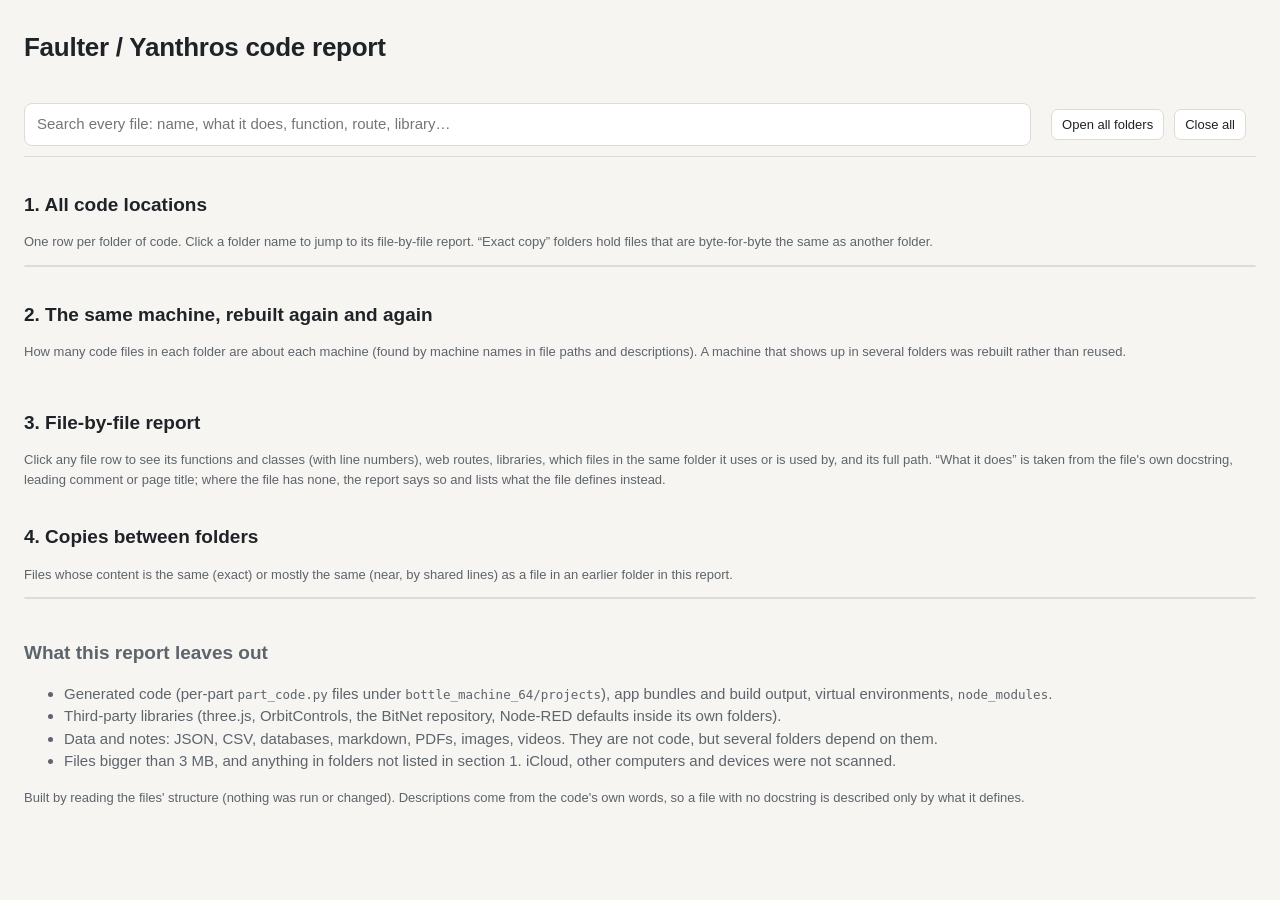
<file: code_report/report_template.html>
<!doctype html>
<html lang="en">
<head>
<meta charset="utf-8">
<meta name="viewport" content="width=device-width, initial-scale=1">
<title>Faulter / Yanthros code report</title>
<style>
:root{--bg:#f6f5f1;--panel:#ffffff;--ink:#1f2328;--mute:#5d646c;--line:#dedbd2;--accent:#1d4e89;--accent-soft:#e3ecf7;--code:#f0eee8;
--cur:#1f7a4d;--cur-bg:#dff3e7;--froz:#8a5a00;--froz-bg:#fbefd0;--copy:#6b6f76;--copy-bg:#e7e7e4;--old:#4a4f9c;--old-bg:#e6e7fa;--tool:#7a3b6b;--tool-bg:#f5e1f0;--warn:#a1301f;--warn-bg:#fbe3df}
@media (prefers-color-scheme:dark){:root:not([data-theme=light]){--bg:#15171a;--panel:#1d2024;--ink:#e6e6e3;--mute:#9aa1a9;--line:#32363c;--accent:#8db7ee;--accent-soft:#22324a;--code:#262a2f;
--cur:#7fd6a6;--cur-bg:#173524;--froz:#e8c273;--froz-bg:#3a2e12;--copy:#aeb3ba;--copy-bg:#2c2f33;--old:#aab0ff;--old-bg:#25274a;--tool:#e6a8d7;--tool-bg:#3b2336;--warn:#ff9d8f;--warn-bg:#3d1f1b}}
:root[data-theme=dark]{--bg:#15171a;--panel:#1d2024;--ink:#e6e6e3;--mute:#9aa1a9;--line:#32363c;--accent:#8db7ee;--accent-soft:#22324a;--code:#262a2f;
--cur:#7fd6a6;--cur-bg:#173524;--froz:#e8c273;--froz-bg:#3a2e12;--copy:#aeb3ba;--copy-bg:#2c2f33;--old:#aab0ff;--old-bg:#25274a;--tool:#e6a8d7;--tool-bg:#3b2336;--warn:#ff9d8f;--warn-bg:#3d1f1b}
*{box-sizing:border-box}
body{margin:0;background:var(--bg);color:var(--ink);font:15px/1.5 -apple-system,BlinkMacSystemFont,"Segoe UI",Helvetica,Arial,sans-serif}
code,.mono{font-family:ui-monospace,SFMono-Regular,Menlo,Consolas,monospace;font-size:12.5px}
header{padding:28px 24px 8px;max-width:1320px;margin:0 auto}
h1{font-size:26px;margin:0 0 4px;letter-spacing:-.01em}
h2{font-size:19px;margin:34px 0 10px}
.sub{color:var(--mute);margin:0}
main{max-width:1320px;margin:0 auto;padding:0 24px 80px}
.bar{position:sticky;top:0;z-index:5;background:var(--bg);border-bottom:1px solid var(--line);padding:10px 0;margin-top:14px;display:flex;gap:10px;flex-wrap:wrap;align-items:center}
.bar input[type=search]{flex:1 1 320px;padding:9px 12px;border:1px solid var(--line);border-radius:8px;background:var(--panel);color:var(--ink);font:inherit}
.chip{display:inline-block;padding:2px 9px;border-radius:99px;font-size:12px;font-weight:600;white-space:nowrap}
.chip.current{background:var(--cur-bg);color:var(--cur)}.chip.frozen{background:var(--froz-bg);color:var(--froz)}.chip.copy{background:var(--copy-bg);color:var(--copy)}.chip.old{background:var(--old-bg);color:var(--old)}.chip.tool{background:var(--tool-bg);color:var(--tool)}
.chip.warn{background:var(--warn-bg);color:var(--warn)}
button{font:inherit;font-size:13px;border:1px solid var(--line);background:var(--panel);color:var(--ink);border-radius:7px;padding:5px 10px;cursor:pointer}
button:hover{border-color:var(--accent)}button:focus-visible,summary:focus-visible,input:focus-visible{outline:2px solid var(--accent);outline-offset:2px}
button.f.on{background:var(--accent);color:var(--bg);border-color:var(--accent)}
.tablewrap{overflow-x:auto;border:1px solid var(--line);border-radius:10px;background:var(--panel)}
table{border-collapse:collapse;width:100%}
th,td{padding:8px 10px;border-bottom:1px solid var(--line);text-align:left;vertical-align:top}
th{font-size:12px;text-transform:uppercase;letter-spacing:.04em;color:var(--mute);background:var(--bg);position:sticky;top:0}
tr:last-child td{border-bottom:none}
td.n{text-align:right;font-variant-numeric:tabular-nums;white-space:nowrap}
.path{color:var(--mute);word-break:break-all}
.cards{display:grid;grid-template-columns:repeat(auto-fill,minmax(300px,1fr));gap:12px}
.card{background:var(--panel);border:1px solid var(--line);border-radius:10px;padding:12px 14px}
.card h3{margin:0 0 6px;font-size:15px}
.card li{margin:2px 0}
details.folder{background:var(--panel);border:1px solid var(--line);border-radius:10px;margin:12px 0}
details.folder>summary{cursor:pointer;padding:12px 14px;display:flex;gap:10px;align-items:center;flex-wrap:wrap;list-style:none}
details.folder>summary::-webkit-details-marker{display:none}
details.folder>summary::before{content:"▸";color:var(--mute);width:14px}
details.folder[open]>summary::before{content:"▾"}
.fid{font-weight:700;color:var(--accent)}
.fbody{padding:0 14px 14px}
.kv{display:grid;grid-template-columns:130px 1fr;gap:4px 12px;margin:8px 0 12px}
.kv div:nth-child(odd){color:var(--mute)}
.read ol{margin:6px 0 10px 20px;padding:0}.read li{margin:3px 0}
a.jump{color:var(--accent);cursor:pointer;text-decoration:underline;text-underline-offset:2px}
tr.file{cursor:pointer}tr.file:hover td{background:var(--accent-soft)}
tr.detail td{background:var(--code)}
.dets{display:grid;grid-template-columns:repeat(auto-fit,minmax(260px,1fr));gap:12px;padding:6px 2px}
.dets h4{margin:0 0 4px;font-size:12px;text-transform:uppercase;letter-spacing:.04em;color:var(--mute)}
.dets ul{margin:0;padding-left:16px}.dets li{margin:1px 0}
.small{font-size:13px;color:var(--mute)}
.note{background:var(--warn-bg);color:var(--ink);border-left:4px solid var(--warn);padding:8px 12px;border-radius:6px;margin:10px 0}
.hide{display:none!important}
mark{background:#ffe27a;color:#000;border-radius:2px}
footer{margin-top:40px;color:var(--mute)}
@media (max-width:700px){.kv{grid-template-columns:1fr}.kv div:nth-child(odd){margin-top:6px}}
</style>
</head>
<body>
<header>
  <h1>Faulter / Yanthros code report</h1>
  <p class="sub" id="sub"></p>
</header>
<main>
  <div class="bar">
    <input type="search" id="q" placeholder="Search every file: name, what it does, function, route, library…" aria-label="Search files">
    <span id="filters"></span>
    <button id="expand">Open all folders</button><button id="collapse">Close all</button>
    <span class="small" id="count"></span>
  </div>

  <h2>1. All code locations</h2>
  <p class="small">One row per folder of code. Click a folder name to jump to its file-by-file report. “Exact copy” folders hold files that are byte-for-byte the same as another folder.</p>
  <div class="tablewrap"><table id="ftable"></table></div>

  <h2>2. The same machine, rebuilt again and again</h2>
  <p class="small">How many code files in each folder are about each machine (found by machine names in file paths and descriptions). A machine that shows up in several folders was rebuilt rather than reused.</p>
  <div class="cards" id="machines"></div>

  <h2>3. File-by-file report</h2>
  <p class="small">Click any file row to see its functions and classes (with line numbers), web routes, libraries, which files in the same folder it uses or is used by, and its full path. “What it does” is taken from the file's own docstring, leading comment or page title; where the file has none, the report says so and lists what the file defines instead.</p>
  <div id="folders"></div>

  <h2>4. Copies between folders</h2>
  <p class="small">Files whose content is the same (exact) or mostly the same (near, by shared lines) as a file in an earlier folder in this report.</p>
  <div class="tablewrap"><table id="dtable"></table></div>

  <footer>
    <h2>What this report leaves out</h2>
    <ul>
      <li>Generated code (per-part <code>part_code.py</code> files under <code>bottle_machine_64/projects</code>), app bundles and build output, virtual environments, <code>node_modules</code>.</li>
      <li>Third-party libraries (three.js, OrbitControls, the BitNet repository, Node-RED defaults inside its own folders).</li>
      <li>Data and notes: JSON, CSV, databases, markdown, PDFs, images, videos. They are not code, but several folders depend on them.</li>
      <li>Files bigger than 3 MB, and anything in folders not listed in section 1. iCloud, other computers and devices were not scanned.</li>
    </ul>
    <p class="small">Built by reading the files' structure (nothing was run or changed). Descriptions come from the code's own words, so a file with no docstring is described only by what it defines.</p>
  </footer>
</main>
<script>
const DATA = /*__DATA__*/null;
const $ = s => document.querySelector(s);
const esc = s => String(s ?? "").replace(/[&<>"]/g, c => ({"&":"&amp;","<":"&lt;",">":"&gt;",'"':"&quot;"}[c]));
const fmt = n => n.toLocaleString("en-US");
const fidName = Object.fromEntries(DATA.folders.map(f => [f.id, f.name]));
DATA.files.forEach((f, i) => f.i = i);
const folderFiles = {};
DATA.files.forEach(f => (folderFiles[f.folder] ||= []).push(f));

$("#sub").textContent = `${DATA.totals.folders} folders · ${fmt(DATA.totals.files)} code files · ${fmt(DATA.totals.lines)} lines · generated ${DATA.generated}`;

async function copy(text, btn){
  try{ await navigator.clipboard.writeText(text); }
  catch(e){ const t=document.createElement("textarea"); t.value=text; document.body.appendChild(t); t.select(); try{document.execCommand("copy")}catch(_){} t.remove(); }
  const old=btn.textContent; btn.textContent="Copied"; setTimeout(()=>btn.textContent=old,1200);
}
document.addEventListener("click", e => { const b = e.target.closest("button[data-copy]"); if(b){ e.stopPropagation(); copy(b.dataset.copy, b); } });

// ---------- folder table
(function(){
  let h = "<thead><tr><th>ID</th><th>Status</th><th>Folder (click to open)</th><th>What it is</th><th>Machine / use</th><th>Languages</th><th class='n'>Files</th><th class='n'>Lines</th><th>Last changed</th><th>GitHub</th></tr></thead><tbody>";
  for(const f of DATA.folders){
    h += `<tr><td class="fid">${f.id}</td><td><span class="chip ${f.status}">${esc(f.status_label)}</span>${f.copy_of?`<div class="small">copy of ${f.copy_of}</div>`:""}</td>
    <td><a class="jump" data-folder="${f.id}"><b>${esc(f.name)}</b></a><div class="path mono">${esc(f.short)} <button data-copy="${esc(f.path)}" title="Copy full path">copy</button></div></td>
    <td>${esc(f.what)}</td><td>${esc(f.machine)}</td><td class="small">${esc(f.langs)}</td><td class="n">${fmt(f.files)}</td><td class="n">${fmt(f.lines)}</td><td class="n">${esc(f.updated)}</td>
    <td class="small">${f.git?esc(f.git):"—"}</td></tr>`;
  }
  $("#ftable").innerHTML = h + "</tbody>";
})();
document.addEventListener("click", e => { const a = e.target.closest("a.jump[data-folder]"); if(a){ openFolder(a.dataset.folder, true); } });

// ---------- machines
(function(){
  $("#machines").innerHTML = DATA.machines.map(m => `<div class="card"><h3>${esc(m.machine)}</h3>
    ${m.places.length?`<p class="small">${m.places.length} folder${m.places.length>1?"s":""}</p><ul>${m.places.map(p=>`<li><a class="jump" data-folder="${p.id}">${p.id}</a> ${esc(p.name)} — ${p.files} file${p.files>1?"s":""}</li>`).join("")}</ul>`:"<p class='small'>none found</p>"}</div>`).join("");
})();

// ---------- folders and files
const foldersEl = $("#folders");
function fileRow(f){
  const tags = [];
  if(f.dup) tags.push(`<span class="chip ${f.dup.kind==="exact"?"copy":"froz"}" title="${esc(f.dup.of)}">${f.dup.kind==="exact"?"exact copy":"near copy "+f.dup.pct+"%"}</span>`);
  if(!f.has_doc) tags.push(`<span class="chip warn" title="The file has no docstring, comment or title of its own">no description in file</span>`);
  return `<tr class="file" data-i="${f.i}"><td class="mono">${esc(f.rel)}</td><td>${esc(f.lang)}</td><td class="n">${fmt(f.lines)}</td><td class="n">${esc(f.mod)}</td><td>${esc(f.desc)} ${tags.join(" ")}</td></tr>`;
}
function detailRow(f){
  const defs = f.defs.length ? `<ul>${f.defs.slice(0,40).map(d=>`<li><code>${esc(d.n)}</code> <span class="small">${esc(d.k)} · line ${d.l}${d.m!=null?` · ${d.m} methods`:""}${d.d?` — ${esc(d.d)}`:""}</span></li>`).join("")}${f.defs.length>40?`<li class="small">… and ${f.defs.length-40} more</li>`:""}</ul>` : "<span class='small'>none found at the top level</span>";
  const routes = f.routes.length ? `<ul>${f.routes.slice(0,40).map(r=>`<li><code>${esc(r.m)} ${esc(r.p)}</code> <span class="small">line ${r.l}${r.f?` · ${esc(r.f)}()`:""}</span></li>`).join("")}${f.routes.length>40?`<li class="small">… and ${f.routes.length-40} more</li>`:""}</ul>` : "";
  const li = f.local_imports?.length ? f.local_imports.map(x=>`<code>${esc(x)}</code>`).join(", ") : "";
  const ub = f.used_by?.length ? [...new Set(f.used_by)].map(x=>`<code>${esc(x)}</code>`).join(", ") : "";
  const ext = f.ext_imports?.length ? f.ext_imports.map(x=>`<code>${esc(x)}</code>`).join(", ") : "";
  return `<tr class="detail hide" data-for="${f.i}"><td colspan="5"><div class="dets">
    <div><h4>Defines (${f.defs.length})</h4>${defs}</div>
    ${routes?`<div><h4>Web routes (${f.routes.length})</h4>${routes}</div>`:""}
    <div><h4>Connections</h4>
      ${f.entry.length?`<div>How it runs: ${esc(f.entry.join("; "))}</div>`:""}
      ${li?`<div>Uses (same folder): ${li}</div>`:""}${ub?`<div>Used by: ${ub}</div>`:""}${ext?`<div>Libraries: ${ext}</div>`:""}
      ${f.dup?`<div>Duplicate: ${esc(f.dup.kind)} ${f.dup.pct}% of <code>${esc(f.dup.of)}</code></div>`:""}</div>
    <div><h4>Where it is</h4><div class="mono path">${esc(f.abs)}</div><div class="small">${fmt(f.lines)} lines · ${f.kb} KB · last changed ${esc(f.mod)}</div><button data-copy="${esc(f.abs)}">Copy full path</button></div>
  </div></td></tr>`;
}
for(const fo of DATA.folders){
  const fl = folderFiles[fo.id] || [];
  const readOl = fo.read.length ? `<div class="read"><b>Read these first, in this order</b><ol>${fo.read.map(([r,why])=>`<li><a class="jump" data-goto="${fo.id}|${esc(r)}"><code>${esc(r)}</code></a> — ${esc(why)}</li>`).join("")}</ol></div>` : "";
  foldersEl.insertAdjacentHTML("beforeend", `<details class="folder" id="${fo.id}" data-id="${fo.id}">
    <summary><span class="fid">${fo.id}</span><b>${esc(fo.name)}</b><span class="chip ${fo.status}">${esc(fo.status_label)}</span>
      <span class="small">${fmt(fo.files)} files · ${fmt(fo.lines)} lines · last changed ${esc(fo.updated)}</span></summary>
    <div class="fbody">
      <div class="kv"><div>Location</div><div class="mono path">${esc(fo.path)} <button data-copy="${esc(fo.path)}">Copy path</button></div>
        <div>Machine / use</div><div>${esc(fo.machine)}</div><div>What it is</div><div>${esc(fo.what)}</div><div>How to run</div><div><code>${esc(fo.run)}</code></div>
        <div>GitHub</div><div>${fo.git?esc(fo.git):"No git history in this folder."}</div>
        ${fo.copy_of?`<div>Copy of</div><div><a class="jump" data-folder="${fo.copy_of}">${fo.copy_of} ${esc(fidName[fo.copy_of])}</a></div>`:""}
        <div>Undescribed files</div><div>${fo.undocumented} of ${fo.files} have no docstring/comment/title</div></div>
      ${fo.note?`<div class="note">${esc(fo.note)}</div>`:""}
      ${readOl}
      <div class="tablewrap"><table><thead><tr><th>File</th><th>Language</th><th class="n">Lines</th><th class="n">Changed</th><th>What it does</th></tr></thead><tbody>
      ${fl.map(f=>fileRow(f)+detailRow(f)).join("")||"<tr><td colspan=5 class='small'>No code files found.</td></tr>"}</tbody></table></div>
    </div></details>`);
}
foldersEl.addEventListener("click", e => {
  if(e.target.closest("button,a")) return;
  const tr = e.target.closest("tr.file"); if(!tr) return;
  const d = foldersEl.querySelector(`tr.detail[data-for="${tr.dataset.i}"]`); d.classList.toggle("hide");
});
document.addEventListener("click", e => {
  const a = e.target.closest("a.jump[data-goto]"); if(!a) return;
  const [fid, rel] = a.dataset.goto.split("|");
  const f = (folderFiles[fid]||[]).find(x => x.rel === rel); if(!f) return;
  openFolder(fid, false);
  const tr = foldersEl.querySelector(`tr.file[data-i="${f.i}"]`); const d = foldersEl.querySelector(`tr.detail[data-for="${f.i}"]`);
  d.classList.remove("hide"); tr.scrollIntoView({block:"center", behavior:"smooth"});
});
function openFolder(id, scroll){ const d = document.getElementById(id); d.open = true; if(scroll) d.scrollIntoView({behavior:"smooth", block:"start"}); }

// ---------- duplicates
(function(){
  let h = "<thead><tr><th>Original (first place it appears)</th><th>Also appears as</th></tr></thead><tbody>";
  for(const g of DATA.dups){
    h += `<tr><td class="mono">${esc(g.original)}</td><td>${g.copies.map(c=>`<div class="mono">${esc(c.in)}: ${esc(c.rel)} <span class="chip ${c.kind==="exact"?"copy":"froz"}">${c.kind==="exact"?"exact":"near "+c.pct+"%"}</span></div>`).join("")}</td></tr>`;
  }
  $("#dtable").innerHTML = h + "</tbody>";
})();

// ---------- search / filters
let statusFilter = "all";
(function(){
  const kinds = [["all","All"],["current","Current"],["frozen","Frozen"],["old","Older"],["copy","Copies"],["tool","Other"]];
  $("#filters").innerHTML = kinds.map(([k,l])=>`<button class="f ${k==="all"?"on":""}" data-k="${k}">${l}</button>`).join(" ");
  $("#filters").addEventListener("click", e => { const b=e.target.closest("button.f"); if(!b) return; statusFilter=b.dataset.k; document.querySelectorAll("#filters .f").forEach(x=>x.classList.toggle("on",x===b)); apply(); });
})();
function apply(){
  const q = $("#q").value.trim().toLowerCase();
  let shown = 0, folders = 0;
  for(const fo of DATA.folders){
    const el = document.getElementById(fo.id);
    const okStatus = statusFilter==="all" || fo.status===statusFilter;
    let any = false;
    for(const f of folderFiles[fo.id]||[]){
      const hay = (f.rel+" "+f.desc+" "+f.lang+" "+f.defs.map(d=>d.n).join(" ")+" "+f.routes.map(r=>r.p).join(" ")+" "+f.imports.join(" ")+" "+f.entry.join(" ")).toLowerCase();
      const hit = !q || hay.includes(q);
      const tr = el.querySelector(`tr.file[data-i="${f.i}"]`); tr.classList.toggle("hide", !hit);
      if(!hit) el.querySelector(`tr.detail[data-for="${f.i}"]`).classList.add("hide");
      if(hit){ any = true; shown++; }
    }
    const meta = !q || (fo.name+" "+fo.what+" "+fo.machine+" "+fo.path).toLowerCase().includes(q);
    const vis = okStatus && (any || (meta && !q));
    el.classList.toggle("hide", !vis);
    if(vis){ folders++; if(q && any) el.open = true; }
  }
  $("#count").textContent = q ? `${shown} file${shown===1?"":"s"} in ${folders} folder${folders===1?"":"s"}` : "";
  document.querySelectorAll("#ftable tbody tr").forEach((tr,i)=>{ const fo=DATA.folders[i]; const okS = statusFilter==="all"||fo.status===statusFilter; tr.classList.toggle("hide", !okS); });
}
let t; $("#q").addEventListener("input", () => { clearTimeout(t); t = setTimeout(apply, 120); });
$("#expand").onclick = () => document.querySelectorAll("details.folder:not(.hide)").forEach(d=>d.open=true);
$("#collapse").onclick = () => document.querySelectorAll("details.folder").forEach(d=>d.open=false);
</script>
</body>
</html>
</file>
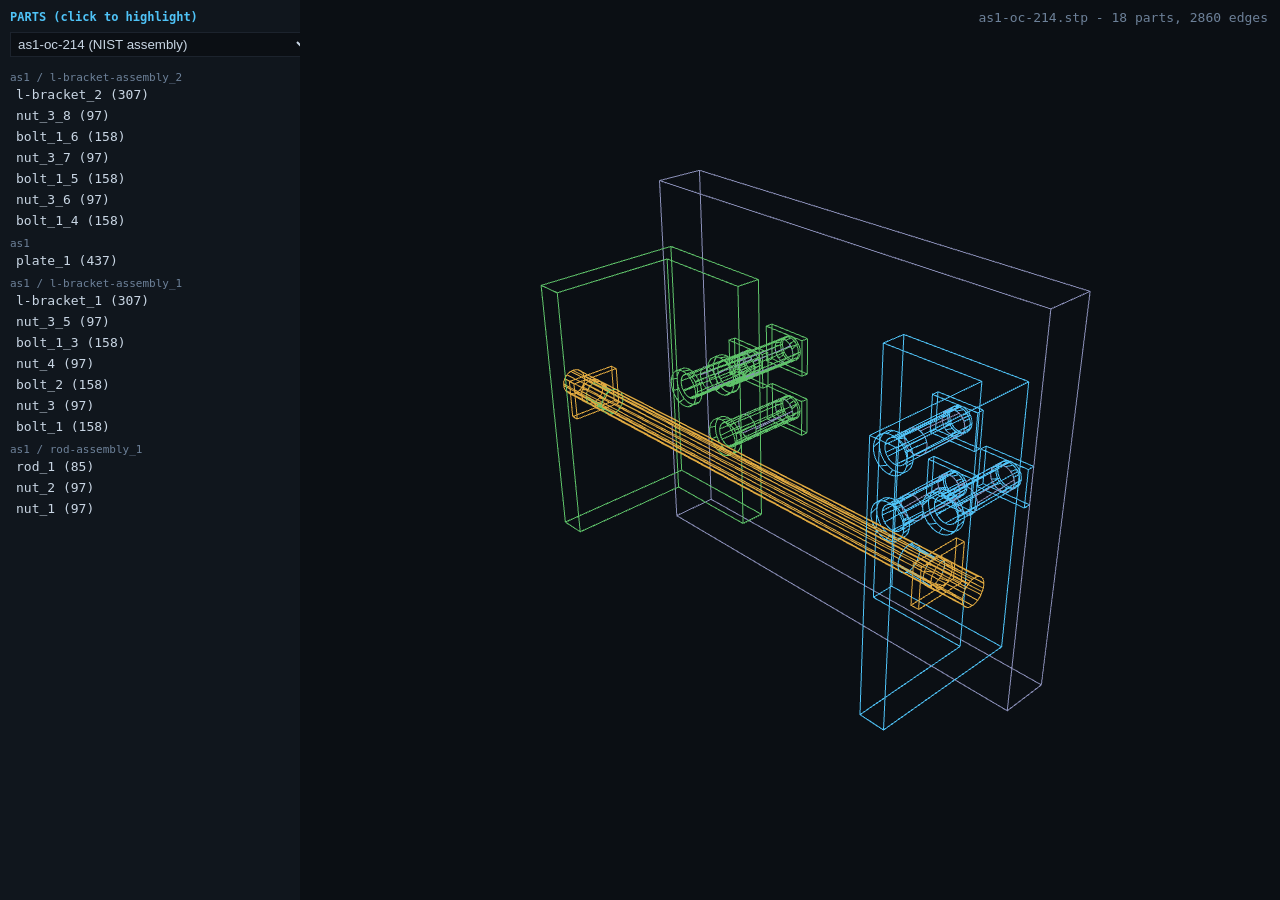
<file: bottle_machine_64/spike/viewer.html>
<!DOCTYPE html>
<html><head><meta charset="utf-8"><title>STEP wireframe spike</title>
<style>
html,body{margin:0;height:100%;background:#0b0f14;color:#c9d6e4;font:13px ui-monospace,Menlo,monospace}
#side{position:fixed;left:0;top:0;bottom:0;width:300px;overflow:auto;background:#10161d;border-right:1px solid #1c232d;padding:10px}
#side h3{margin:0 0 8px;font-size:12px;color:#4fc3f7;font-weight:600}
.row{padding:3px 6px;cursor:pointer;white-space:nowrap;overflow:hidden;text-overflow:ellipsis;border-radius:3px}
.row:hover{background:#1a2430}.row.on{background:#23405a;color:#fff}
.grp{color:#6d8199;margin-top:6px;font-size:11px}
#cv{position:fixed;left:300px;right:0;top:0;bottom:0}
#info{position:fixed;right:12px;top:10px;color:#6d8199}
select{background:#0b0f14;color:#c9d6e4;border:1px solid #1c232d;padding:3px;margin-bottom:8px;width:100%}
</style></head><body>
<div id="side"><h3>PARTS (click to highlight)</h3>
<select id="file"><option value="as1-oc-214.wire.json">as1-oc-214 (NIST assembly)</option><option value="servo_1143.wire.json">servo_1143</option></select>
<div id="list"></div></div>
<div id="cv"></div><div id="info"></div>
<script src="vendor/three.min.js"></script>
<script>
const cv=document.getElementById('cv'),info=document.getElementById('info');
const renderer=new THREE.WebGLRenderer({antialias:true});renderer.setPixelRatio(devicePixelRatio);cv.appendChild(renderer.domElement);
const scene=new THREE.Scene(),cam=new THREE.PerspectiveCamera(40,1,0.1,100000);
let root=new THREE.Group();scene.add(root);
const PAL=[0x4fc3f7,0x8a8fb8,0x5ec269,0xe0a940,0xd4537e,0x1d9e75,0xef9f27,0x7f77dd];
let lines={},ctr=new THREE.Vector3(),dist=300,yaw=0.8,pitch=0.5;
function resize(){const w=cv.clientWidth,h=cv.clientHeight;renderer.setSize(w,h);cam.aspect=w/h;cam.updateProjectionMatrix();}
function place(){cam.position.set(ctr.x+dist*Math.cos(pitch)*Math.sin(yaw),ctr.y+dist*Math.sin(pitch),ctr.z+dist*Math.cos(pitch)*Math.cos(yaw));cam.lookAt(ctr);}
function draw(){renderer.setClearColor(0x0b0f14);renderer.render(scene,cam);}
addEventListener('resize',()=>{resize();place();draw()});
let drag=null;
cv.addEventListener('mousedown',e=>drag=[e.clientX,e.clientY]);
addEventListener('mouseup',()=>drag=null);
addEventListener('mousemove',e=>{if(!drag)return;yaw-=(e.clientX-drag[0])*0.01;pitch=Math.max(-1.5,Math.min(1.5,pitch+(e.clientY-drag[1])*0.01));drag=[e.clientX,e.clientY];place();draw();});
cv.addEventListener('wheel',e=>{e.preventDefault();dist*=e.deltaY>0?1.1:0.9;place();draw();},{passive:false});
function pick(id){for(const k in lines){lines[k].material.color.setHex(lines[k].userData.base);lines[k].material.opacity=id?0.25:1;lines[k].material.transparent=!!id;}
 if(lines[id]){lines[id].material.color.setHex(0xffffff);lines[id].material.opacity=1;lines[id].material.transparent=false;}
 document.querySelectorAll('.row').forEach(r=>r.classList.toggle('on',r.dataset.id===id));draw();}
async function load(fn){
 const d=await (await fetch(fn)).json();
 scene.remove(root);root=new THREE.Group();scene.add(root);lines={};
 const L=document.getElementById('list');L.innerHTML='';
 const top={};d.parts.forEach(p=>{const g=p.path.slice(0,2).join(' / ')||'(root)';(top[g]=top[g]||[]).push(p);});
 let gi=0;
 for(const g in top){const h=document.createElement('div');h.className='grp';h.textContent=g;L.appendChild(h);
  const col=PAL[gi++%PAL.length];
  top[g].forEach(p=>{
   const geo=new THREE.BufferGeometry();geo.setAttribute('position',new THREE.Float32BufferAttribute(p.edges,3));
   const ls=new THREE.LineSegments(geo,new THREE.LineBasicMaterial({color:col}));ls.userData.base=col;root.add(ls);lines[p.id]=ls;
   const r=document.createElement('div');r.className='row';r.dataset.id=p.id;r.textContent=p.name+'  ('+p.edge_count+')';r.onclick=()=>pick(p.id);L.appendChild(r);});}
 const b=d.bounds_mm;ctr.set((b[0][0]+b[1][0])/2,(b[0][1]+b[1][1])/2,(b[0][2]+b[1][2])/2);
 const span=Math.max(b[1][0]-b[0][0],b[1][1]-b[0][1],b[1][2]-b[0][2]);dist=span*2.2;
 info.textContent=d.source+' - '+d.part_count+' parts, '+d.edge_total+' edges';
 root.rotation.x=0;resize();place();draw();}
document.getElementById('file').onchange=e=>load(e.target.value);
resize();load('as1-oc-214.wire.json');
</script></body></html>
</file>
